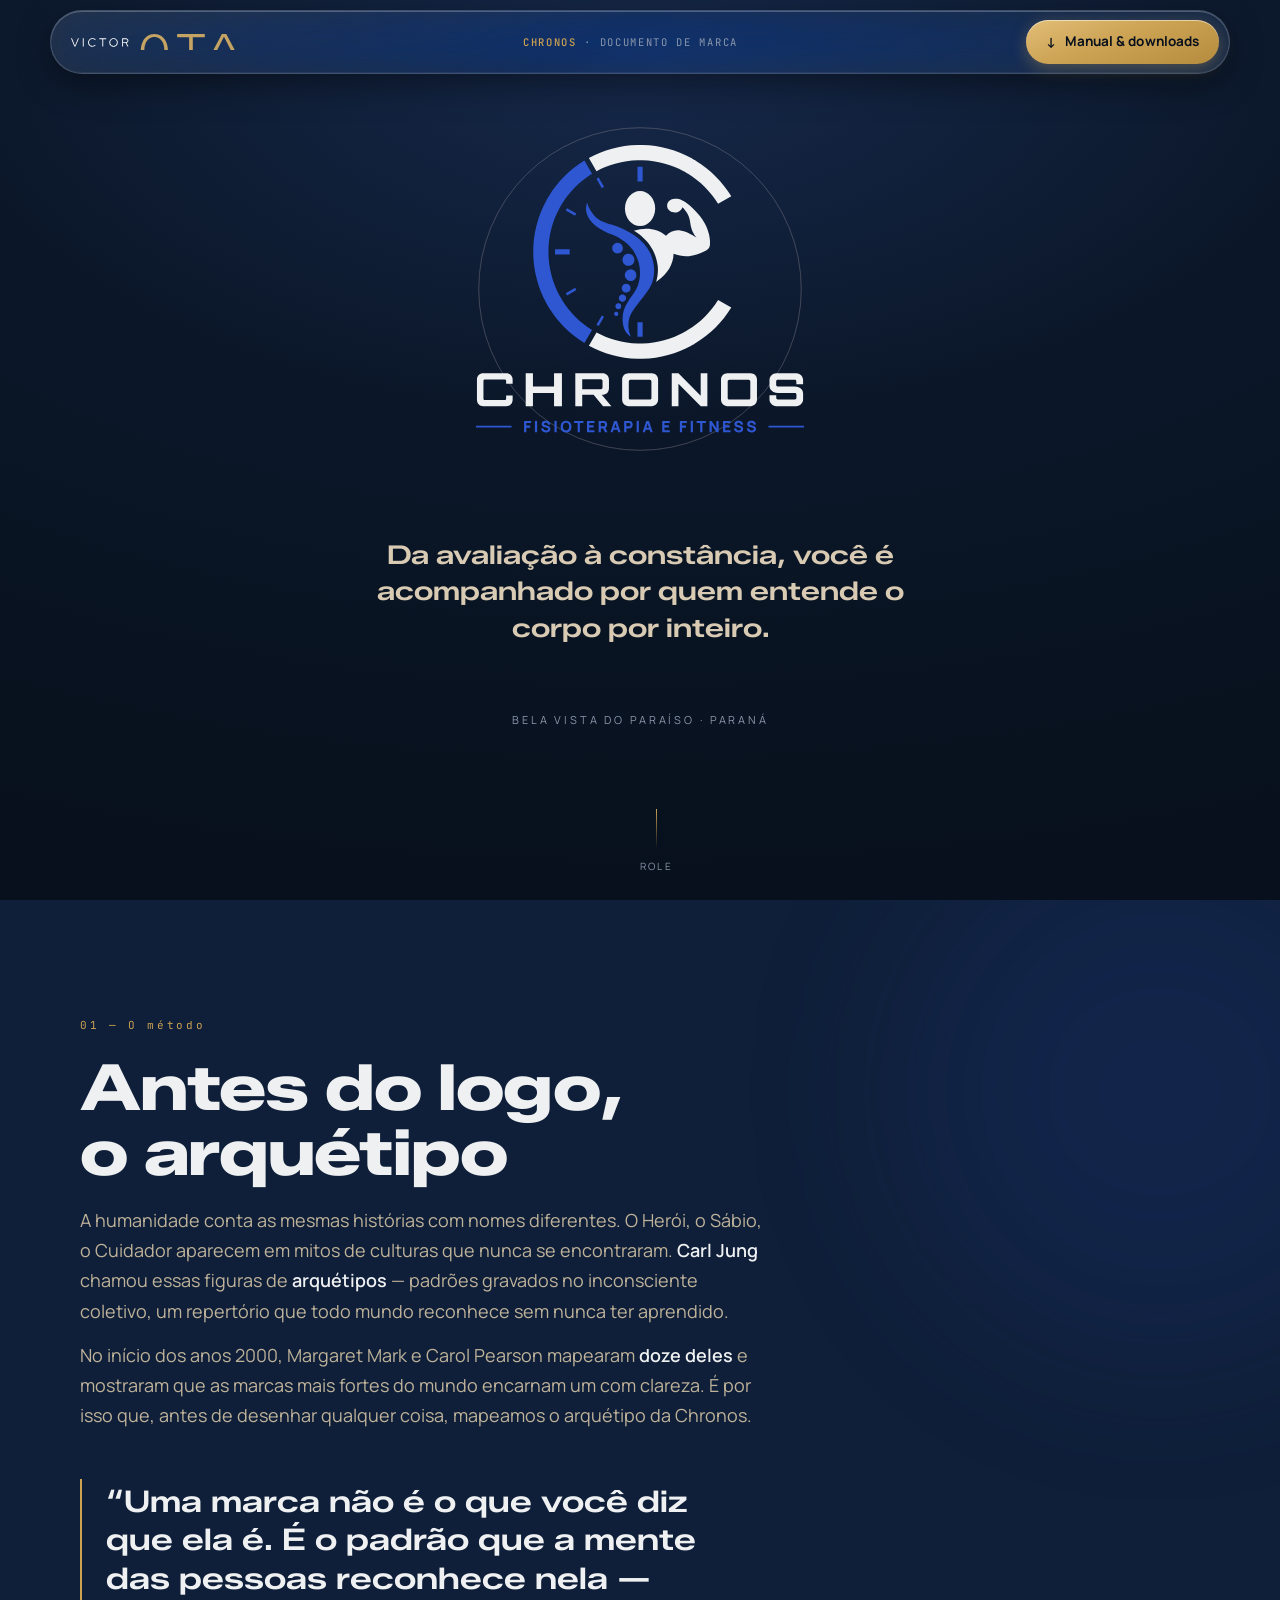
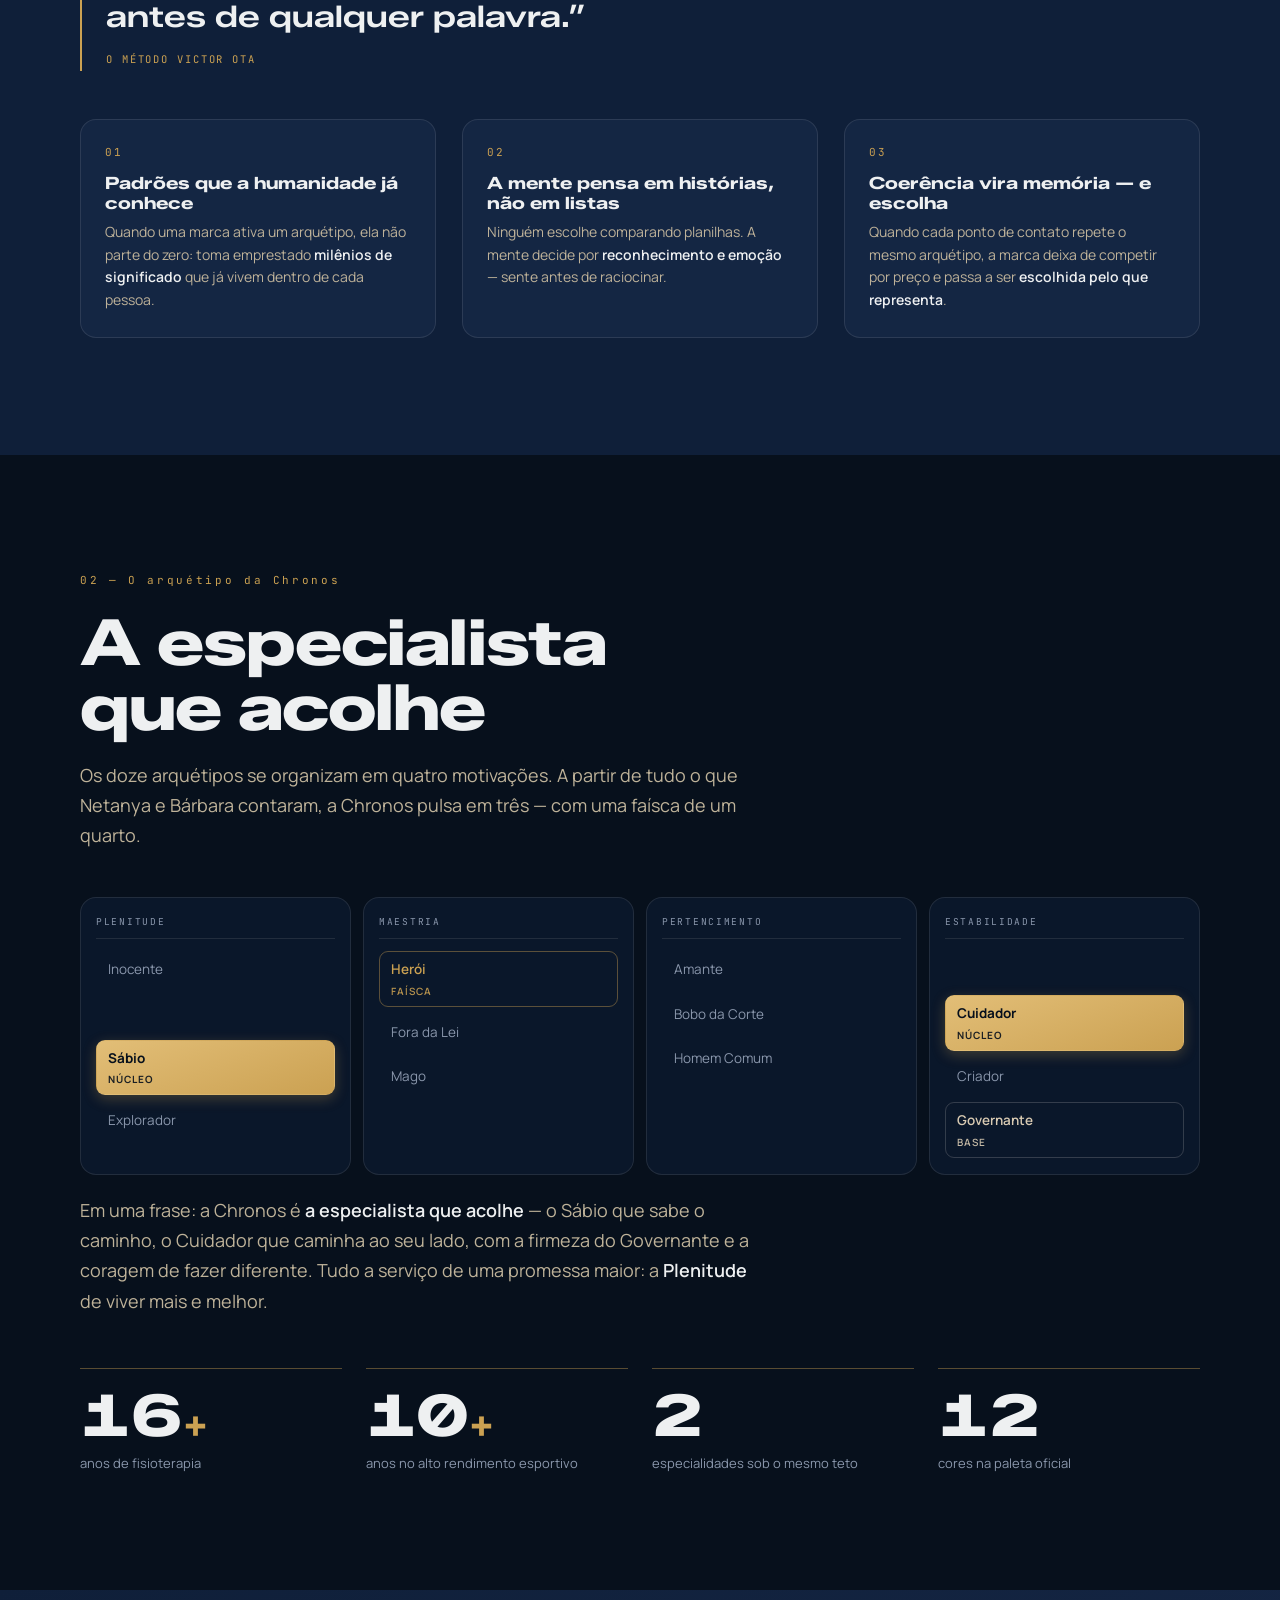
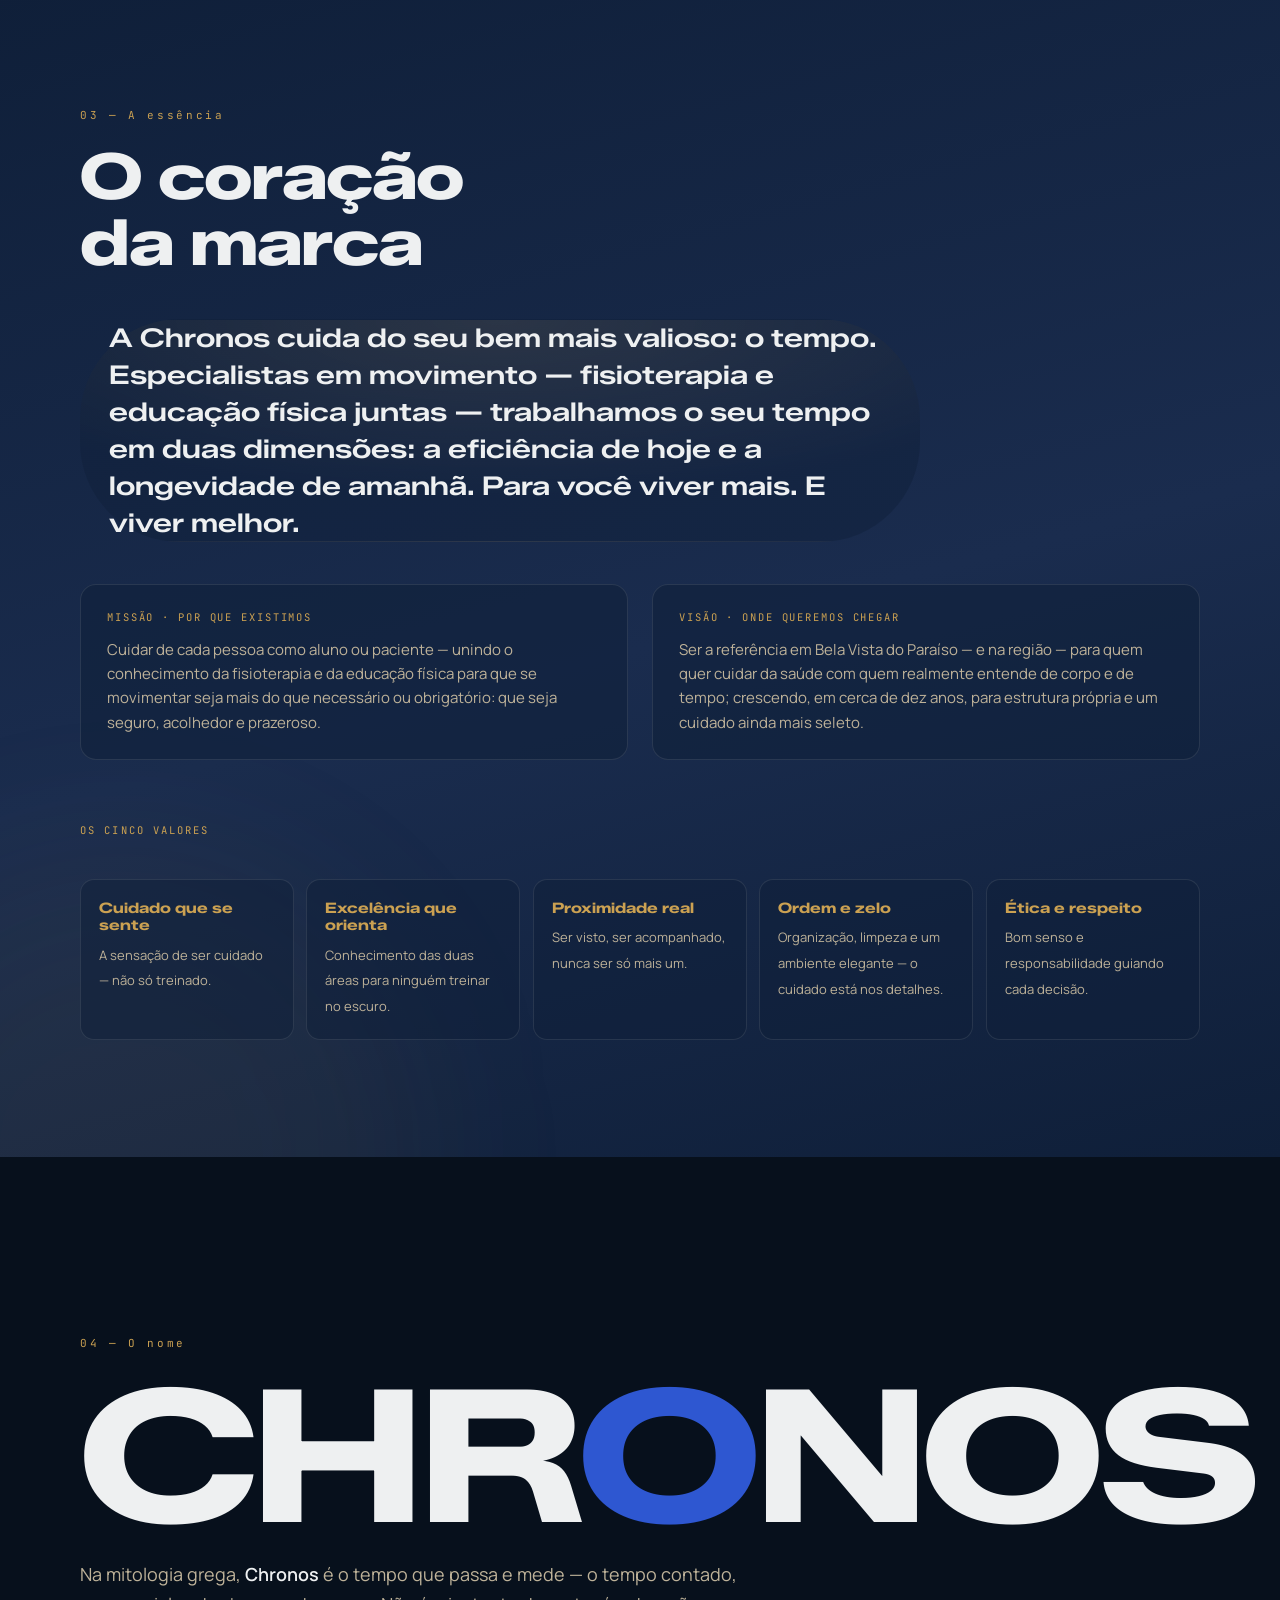
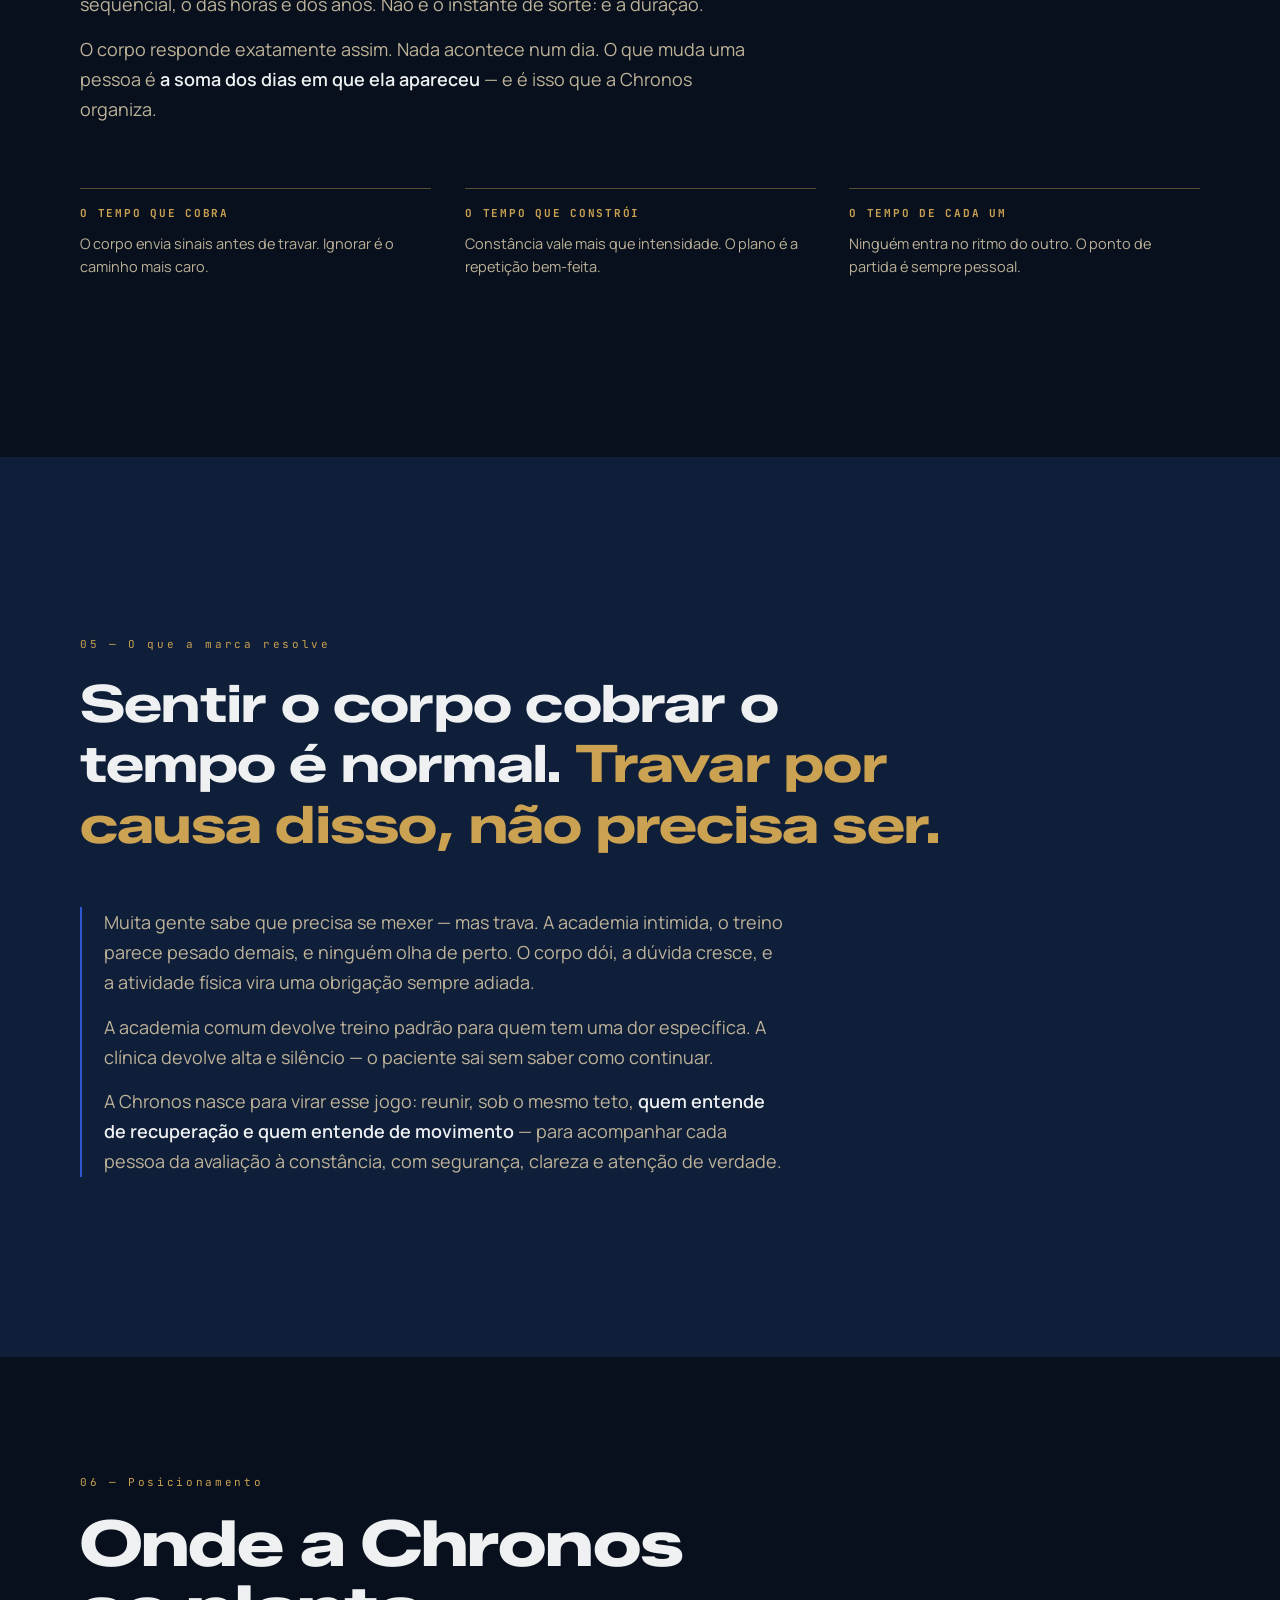
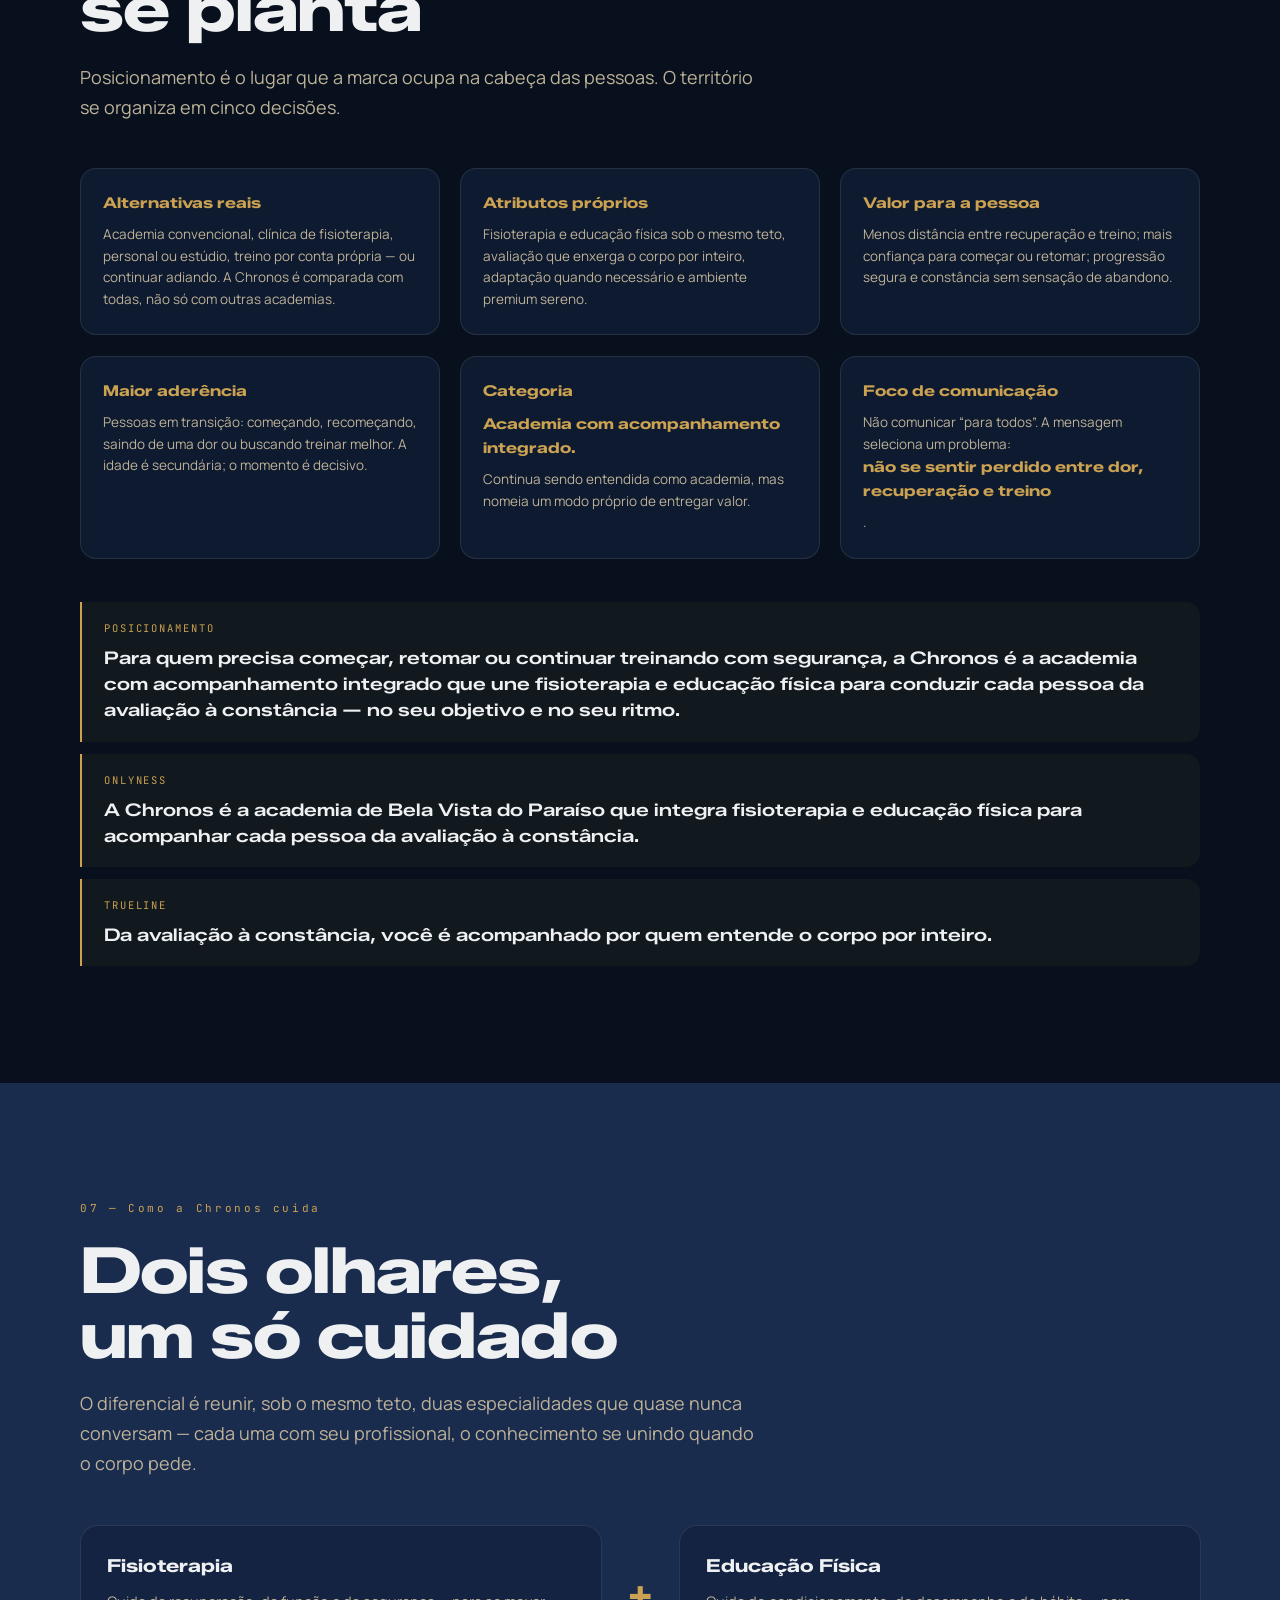
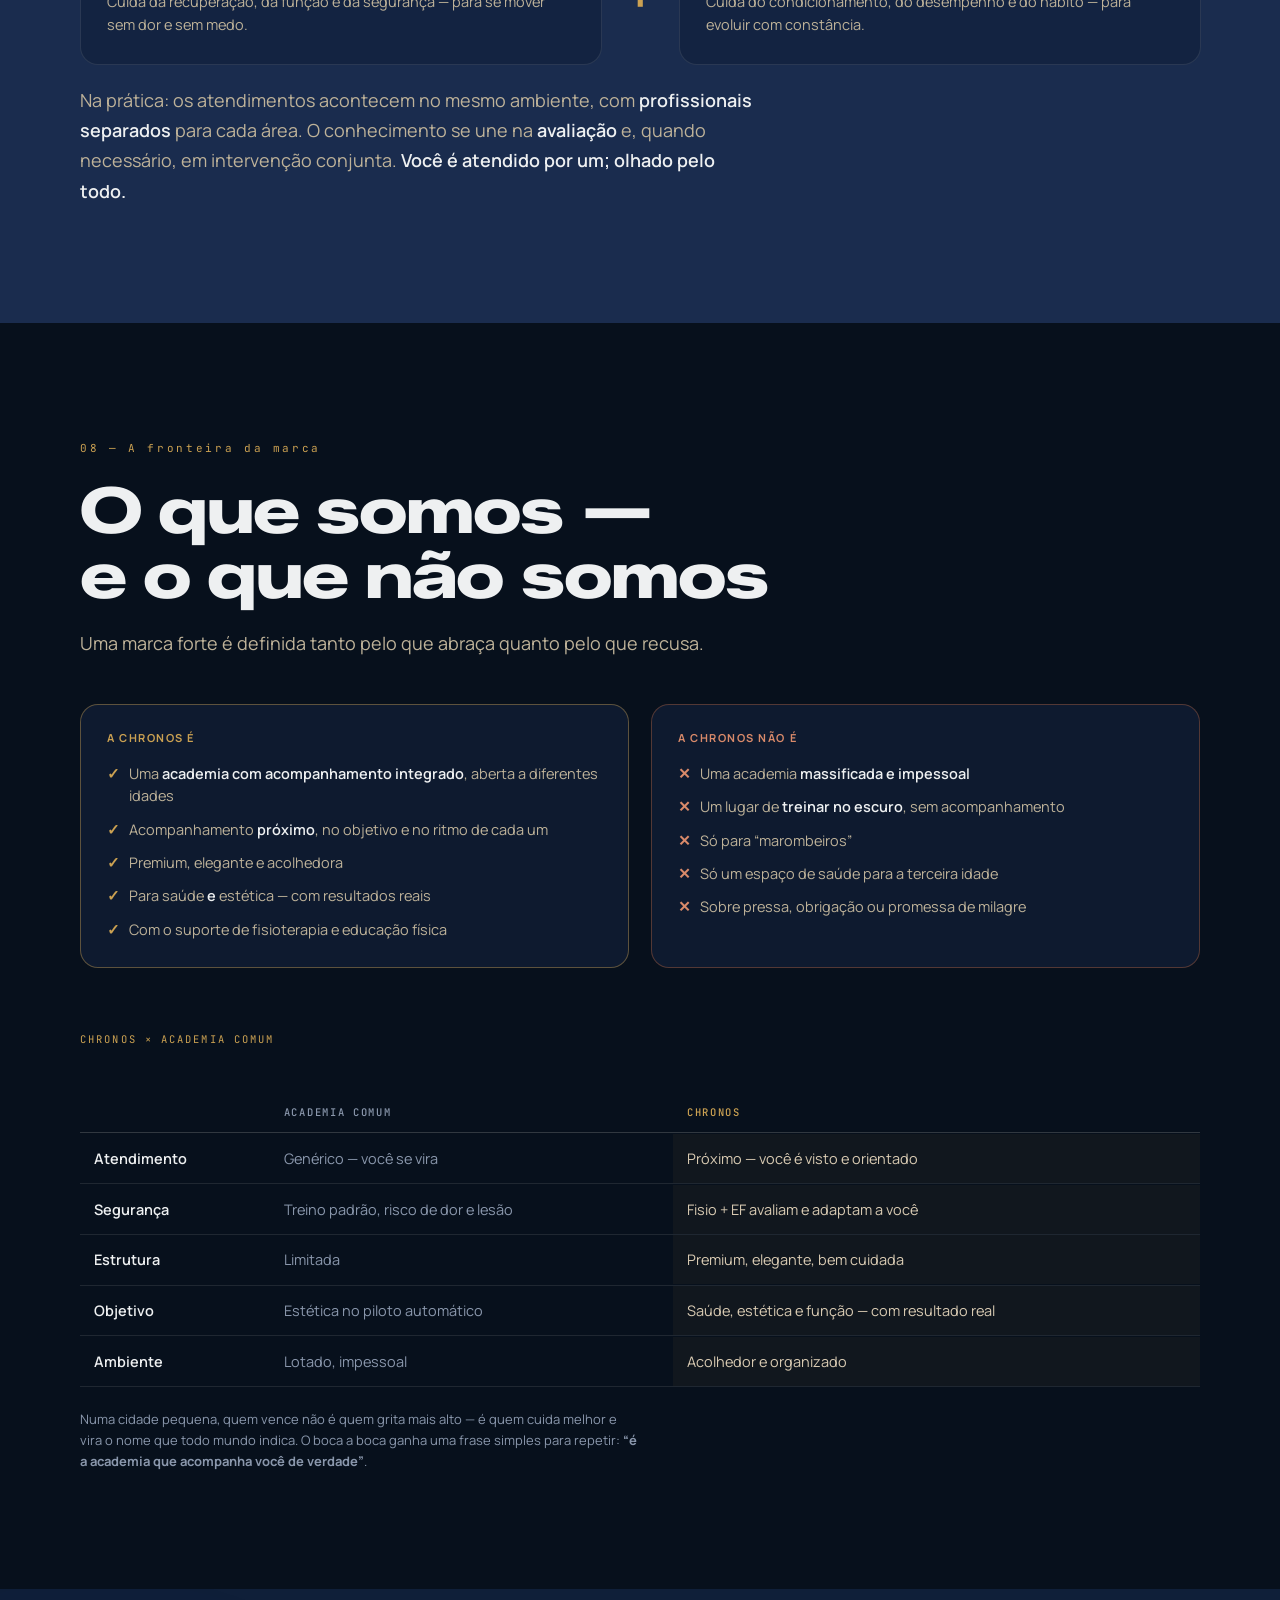
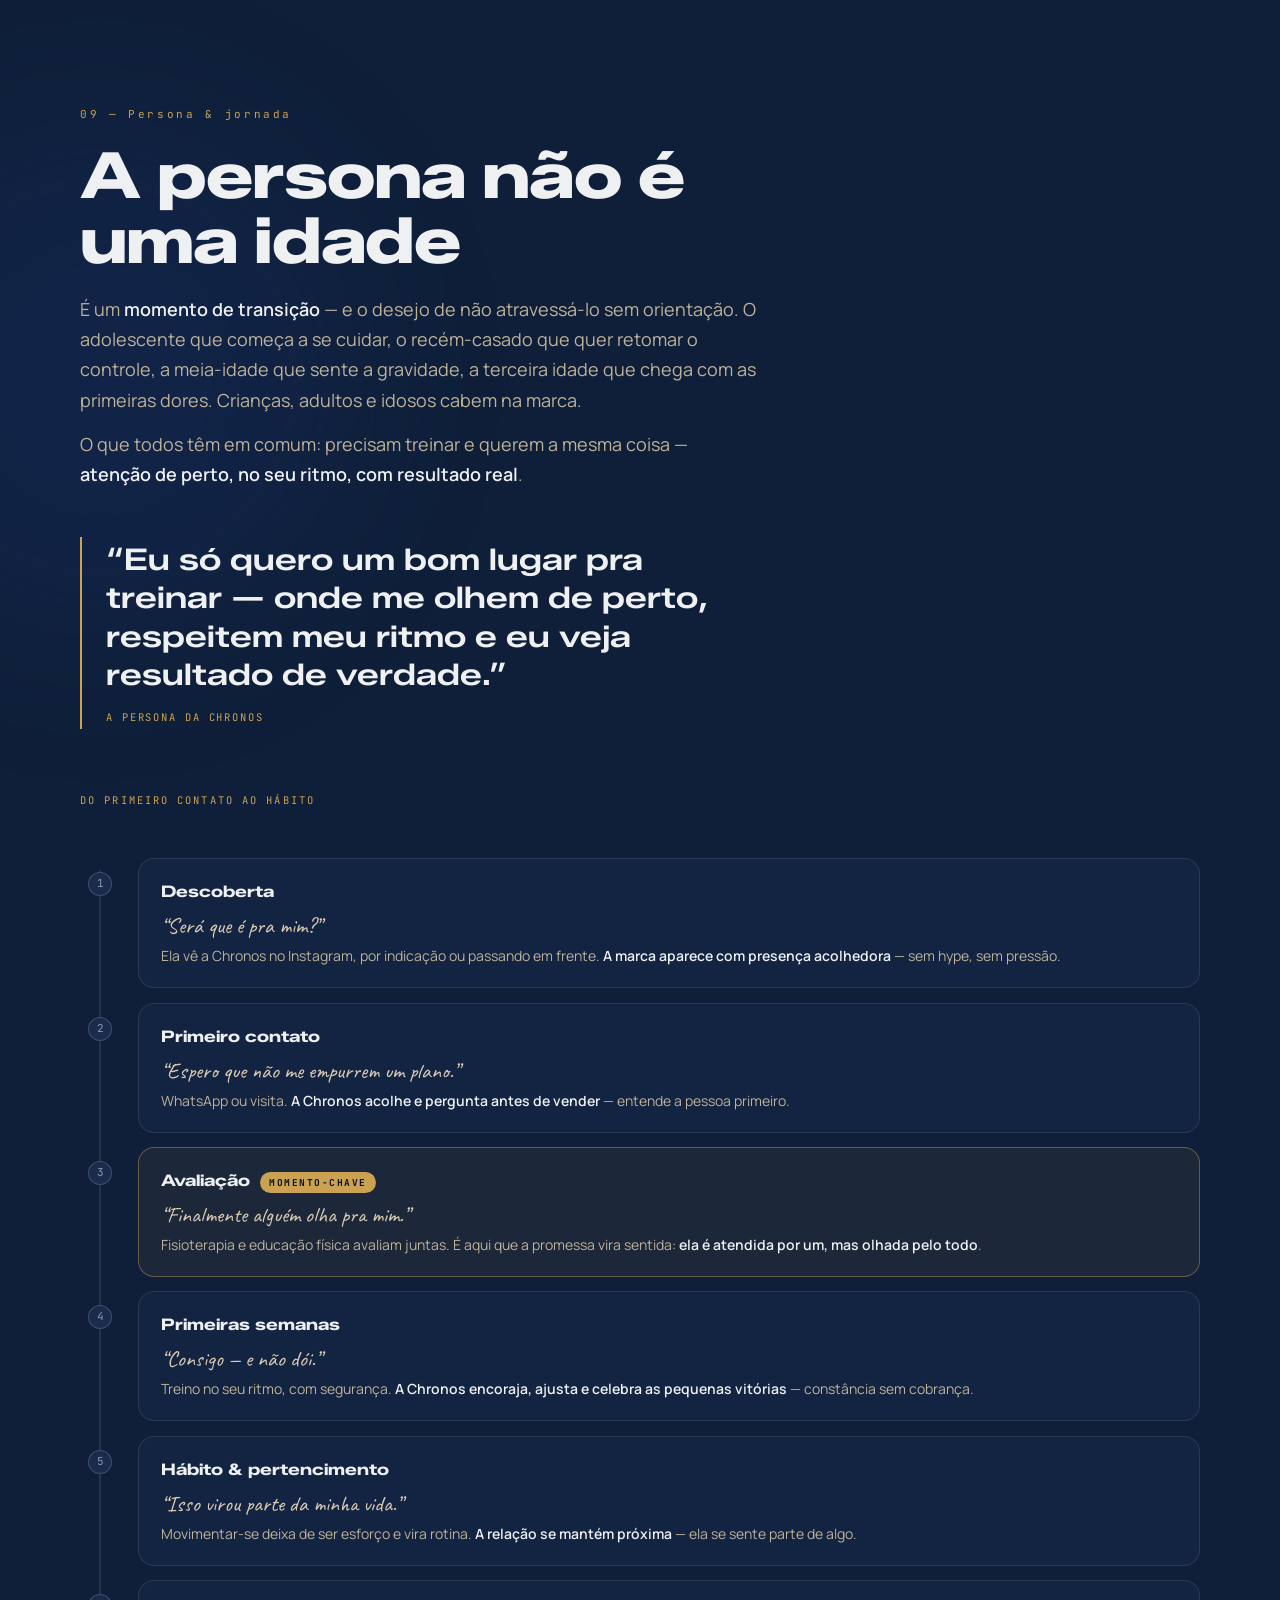
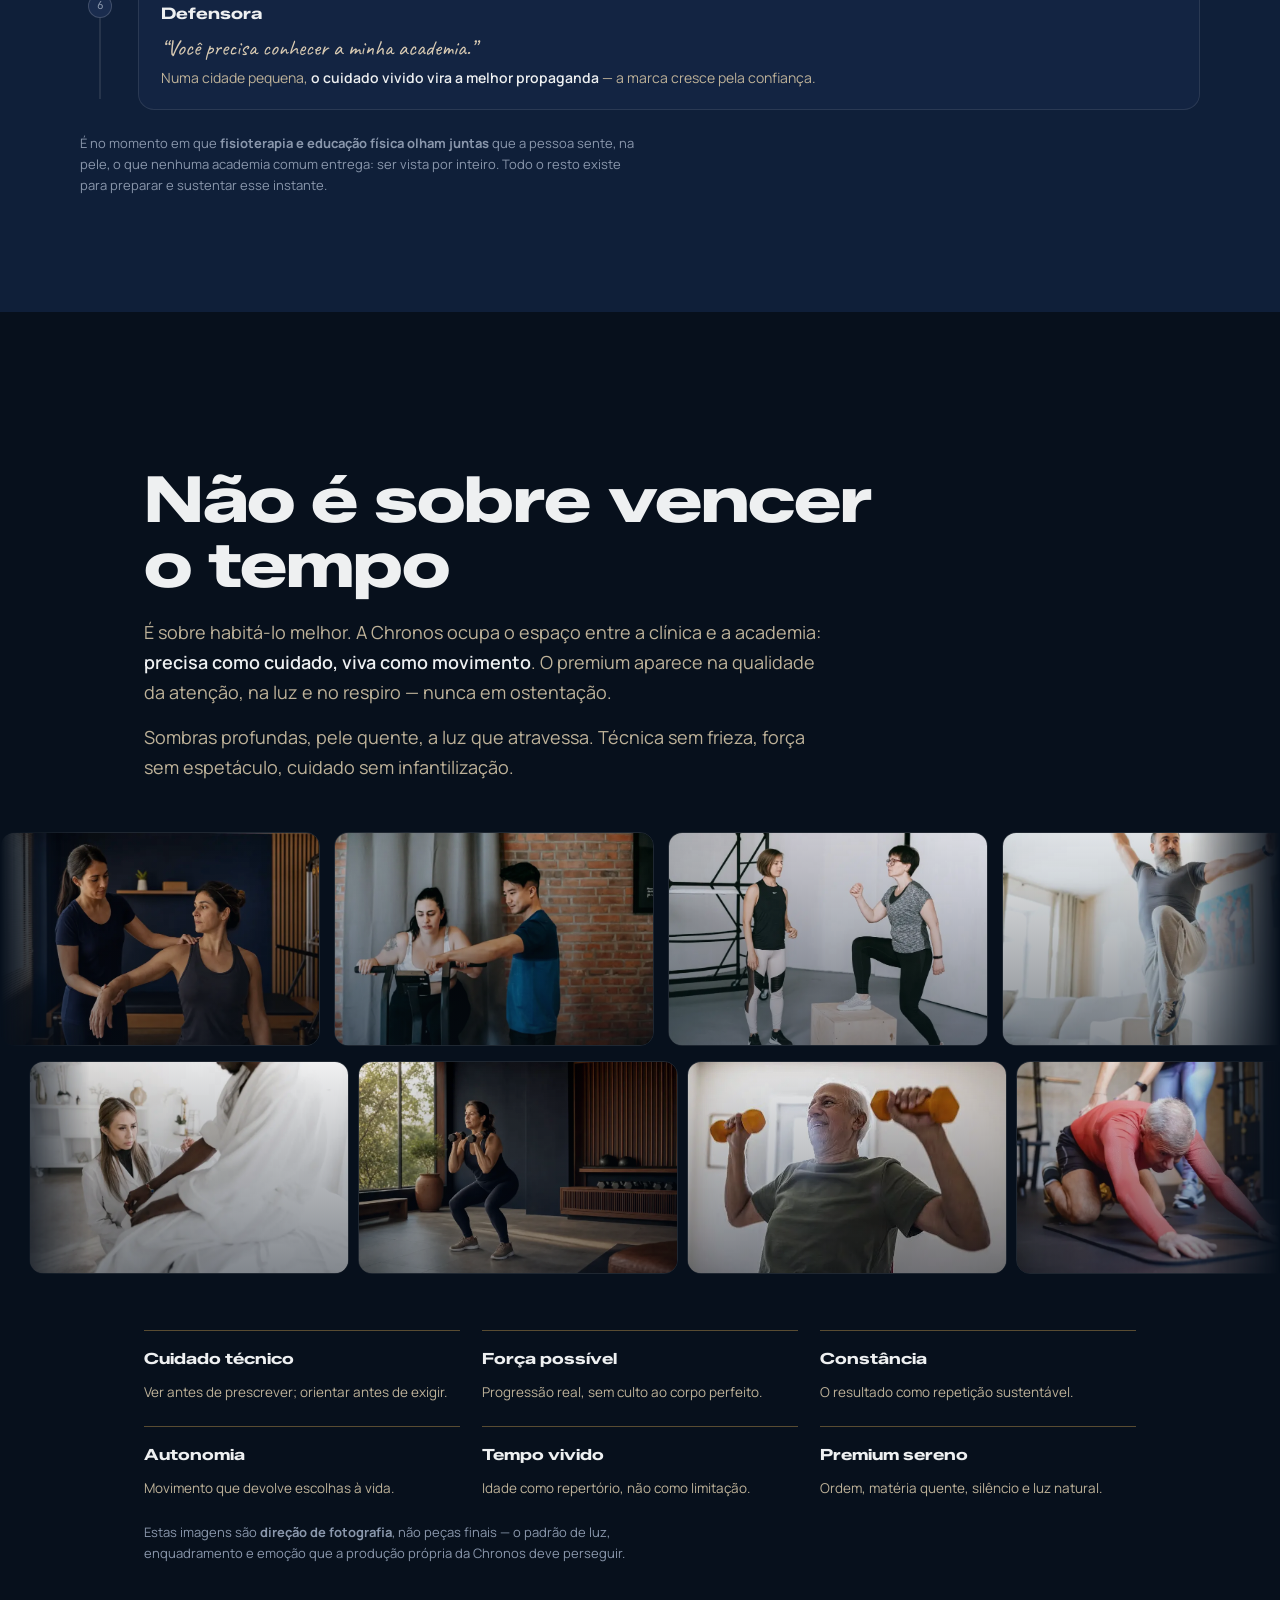
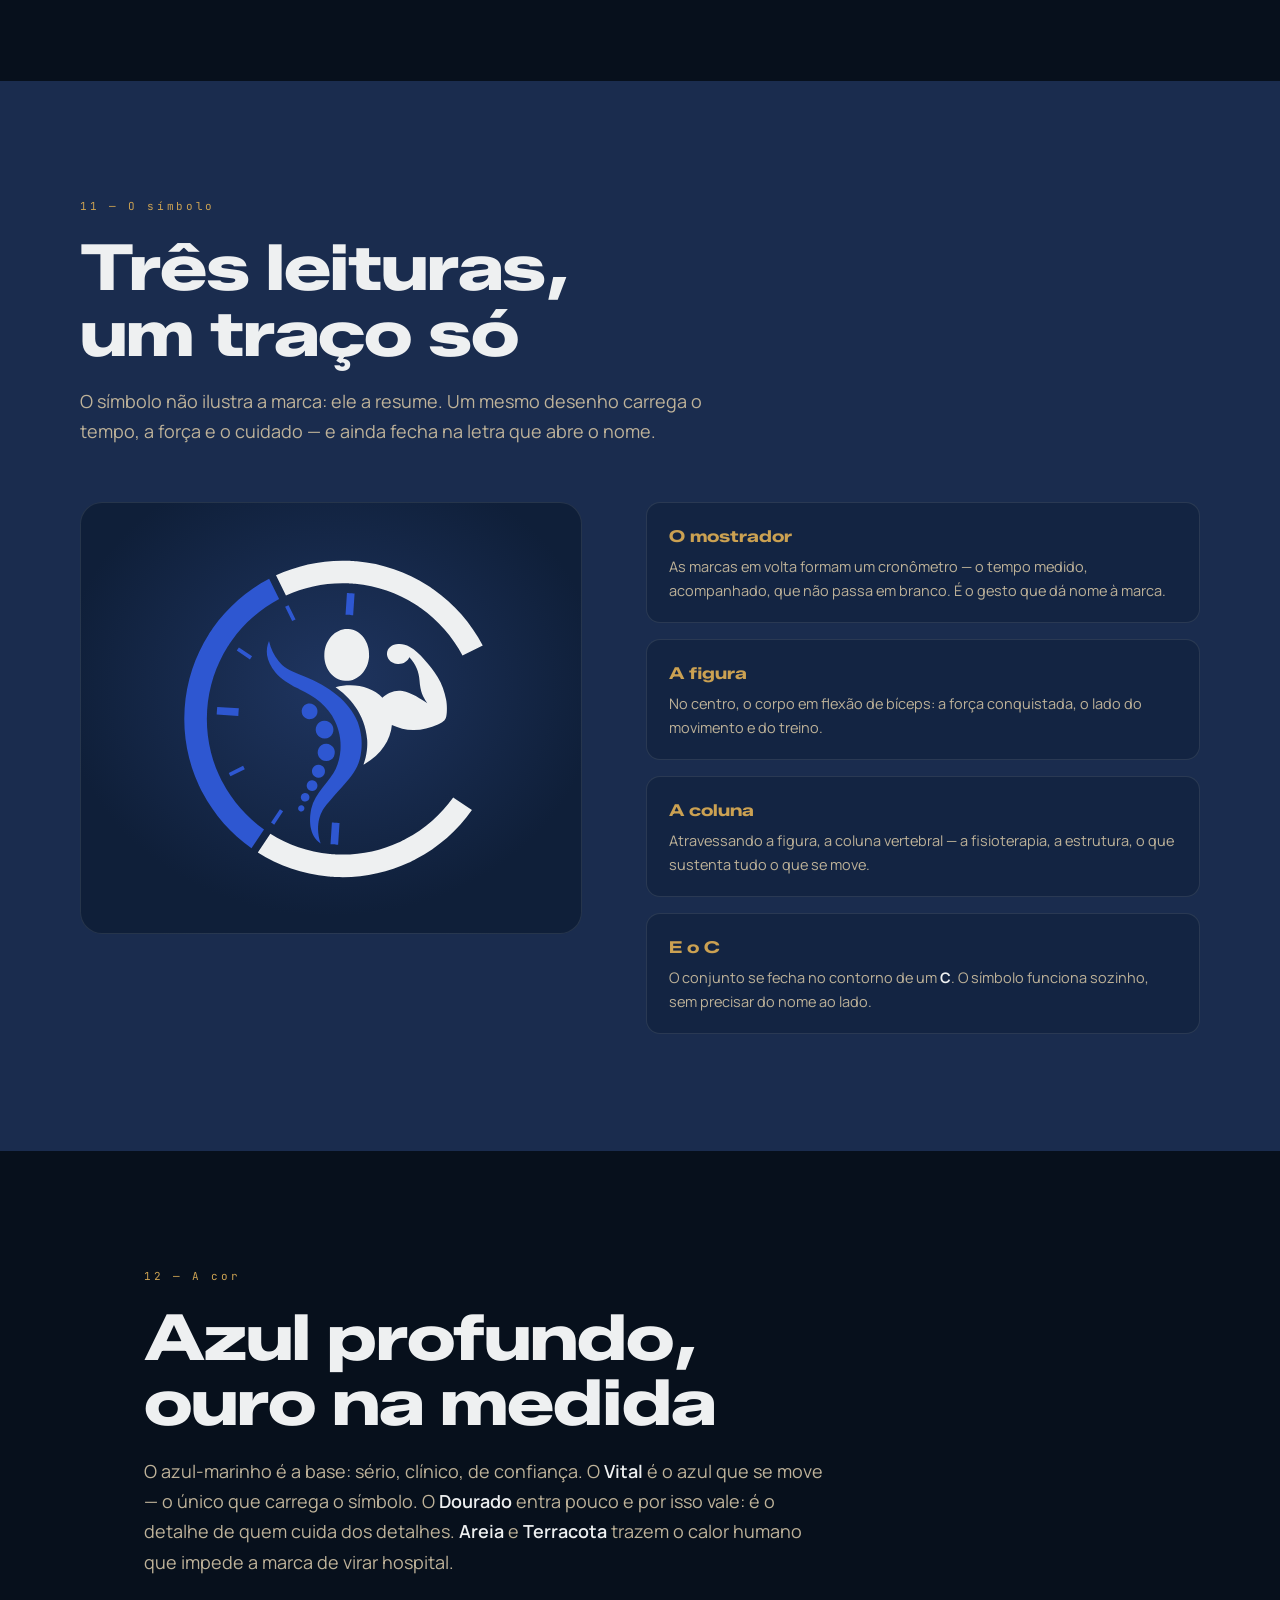
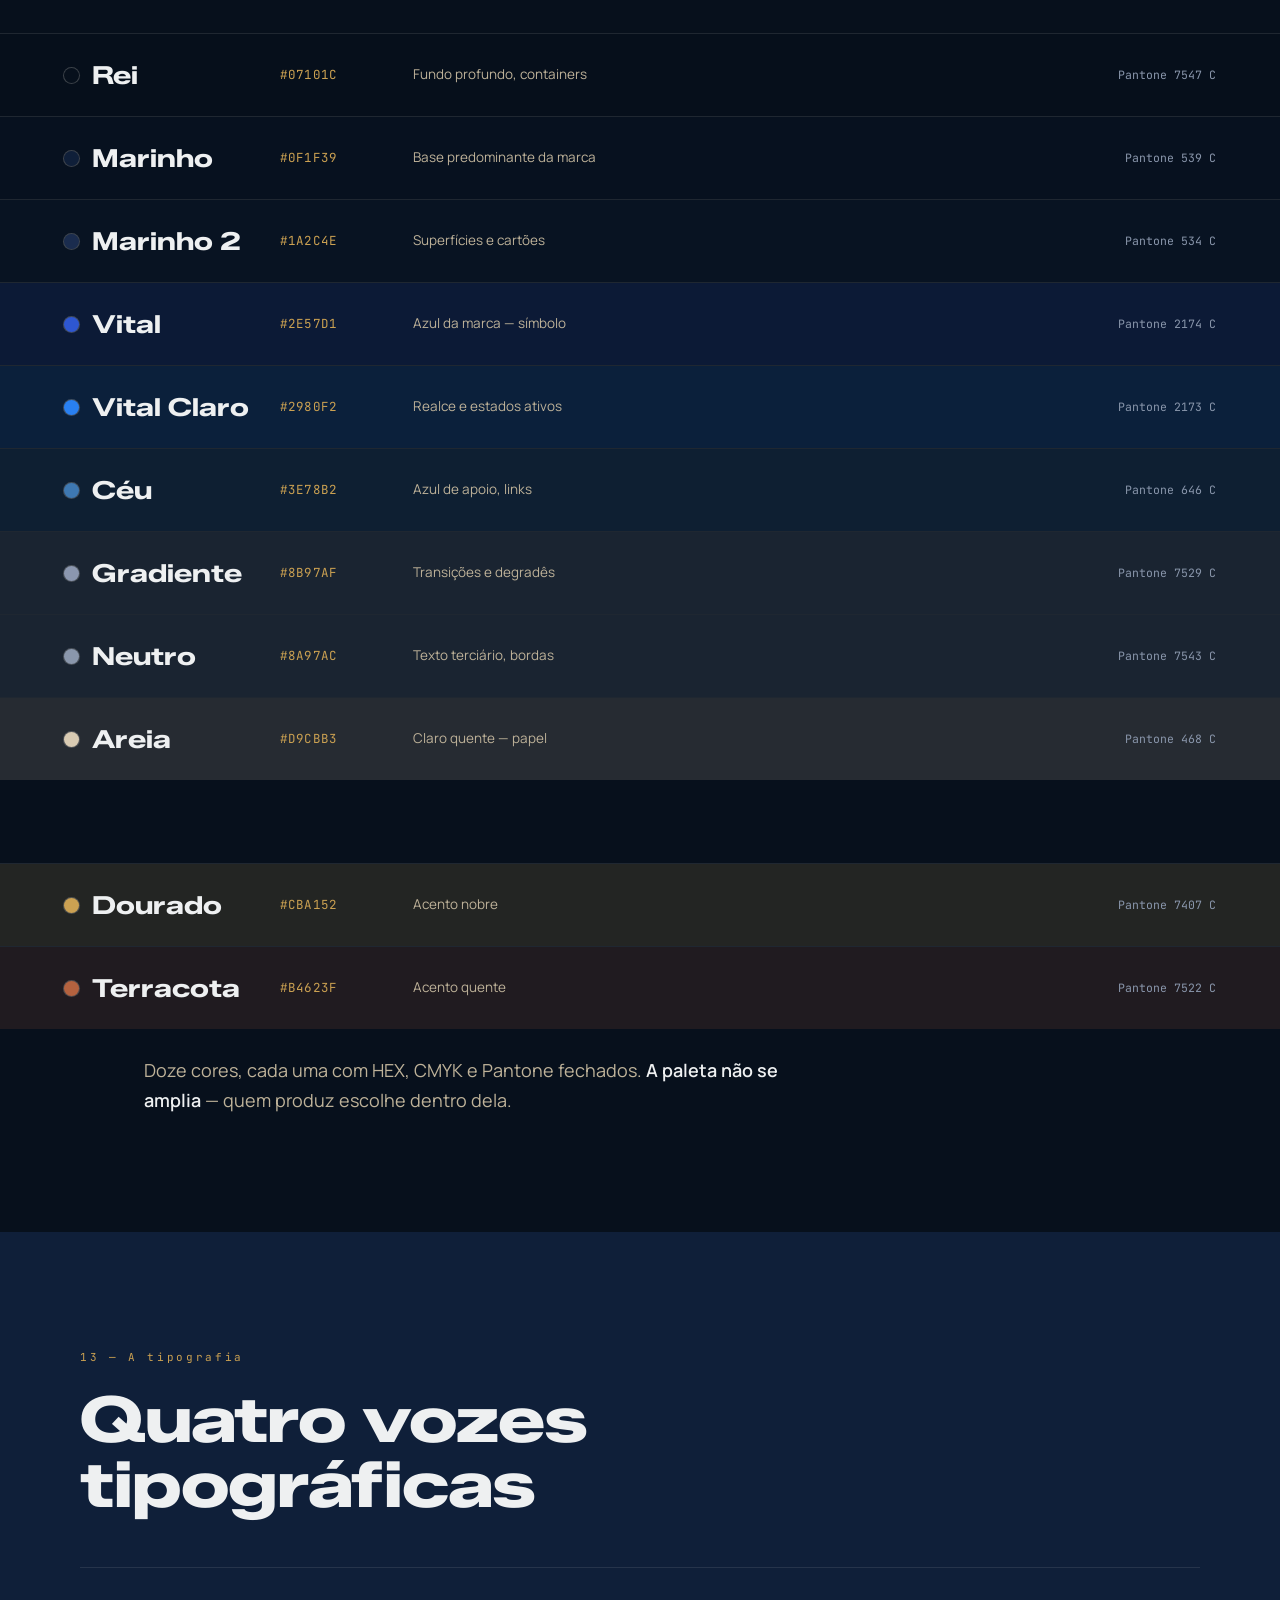
<file: index.html>
<!DOCTYPE html>
<html lang="pt-BR">
<head>
<meta charset="UTF-8">
<meta name="viewport" content="width=device-width, initial-scale=1.0">
<title>ArchBrand · Victor Ota</title>
<meta name="description" content="Branding de Victor Ota — método autoral ArchBrand.">
<meta name="theme-color" content="#0F0F10">
<meta name="robots" content="noindex">
<link rel="canonical" href="chronos/">
<meta http-equiv="refresh" content="0; url=chronos/">
<link rel="icon" href="data:image/svg+xml,%3Csvg%20xmlns='http://www.w3.org/2000/svg'%20viewBox='0%200%2032%2032'%3E%3Crect%20width='32'%20height='32'%20rx='7'%20fill='%230F0F10'/%3E%3Ctext%20x='16'%20y='23'%20font-size='19'%20font-weight='700'%20font-family='sans-serif'%20fill='%23C3A262'%20text-anchor='middle'%3EO%3C/text%3E%3C/svg%3E">
<link rel="preconnect" href="https://fonts.googleapis.com">
<link rel="preconnect" href="https://fonts.gstatic.com" crossorigin>
<link href="https://fonts.googleapis.com/css2?family=Red+Hat+Display:wght@300;400;600;700&family=Syne:wght@800&display=swap" rel="stylesheet">
<style>
:root{
  --bg:#0F0F10; --gold:#C3A262; --gold-deep:#A5854A;
  --ink:#F7F4E8; --ink-2:#DAC5A5; --ink-3:#8C877D;
  --line:rgba(247,244,232,.10); --line-gold:rgba(195,162,98,.38);
  --display:'Syne',sans-serif; --body:'Red Hat Display',sans-serif;
  --ease:cubic-bezier(.22,1,.36,1);
}
*{margin:0;padding:0;box-sizing:border-box;}
body{min-height:100svh;display:grid;place-items:center;padding:32px 22px;
  background:radial-gradient(120% 90% at 50% 0%,#1B1B1D 0%,#0F0F10 62%);
  color:var(--ink);font-family:var(--body);font-weight:300;line-height:1.6;
  -webkit-font-smoothing:antialiased;text-align:center;}
.card{max-width:520px;animation:up .8s var(--ease) both;}
@keyframes up{from{opacity:0;transform:translateY(18px);}to{opacity:1;transform:none;}}
.eyebrow{display:inline-flex;align-items:center;gap:9px;font-size:11px;letter-spacing:.24em;
  text-transform:uppercase;color:var(--gold);border:1px solid var(--line-gold);border-radius:100px;
  padding:7px 17px;margin-bottom:28px;}
.eyebrow .dot{width:6px;height:6px;border-radius:50%;background:var(--gold);}
h1{font-family:var(--display);font-weight:800;font-size:clamp(30px,7vw,52px);line-height:1.02;
  letter-spacing:-.02em;}
p{margin-top:16px;font-size:15.5px;color:var(--ink-2);}
.go{display:inline-flex;align-items:center;gap:10px;min-height:52px;margin-top:32px;padding:0 28px;
  border-radius:100px;background:var(--gold);color:var(--bg);font-weight:700;font-size:14.5px;
  text-decoration:none;transition:background .2s var(--ease),transform .2s var(--ease);}
.go:hover{background:var(--gold-deep);transform:translateY(-1px);}
.alt{margin-top:26px;padding-top:22px;border-top:1px solid var(--line);font-size:13px;color:var(--ink-3);}
.alt a{color:var(--ink-2);text-underline-offset:3px;}
.alt a:hover{color:var(--gold);}
:focus-visible{outline:2px solid var(--gold);outline-offset:4px;}
</style>
</head>
<body>

<main class="card">
  <span class="eyebrow"><span class="dot"></span>Victor Ota · branding</span>
  <h1>Chronos</h1>
  <p>Redirecionando para o documento de marca da Chronos. Se nada acontecer, siga pelo botão abaixo.</p>
  <a class="go" href="chronos/">Ir para a Chronos <span aria-hidden="true">→</span></a>
  <p class="alt">Procurando o <a href="briefing.html">briefing de marca por arquétipos</a>?</p>
</main>

<script>location.replace('chronos/');</script>
</body>
</html>
</file>
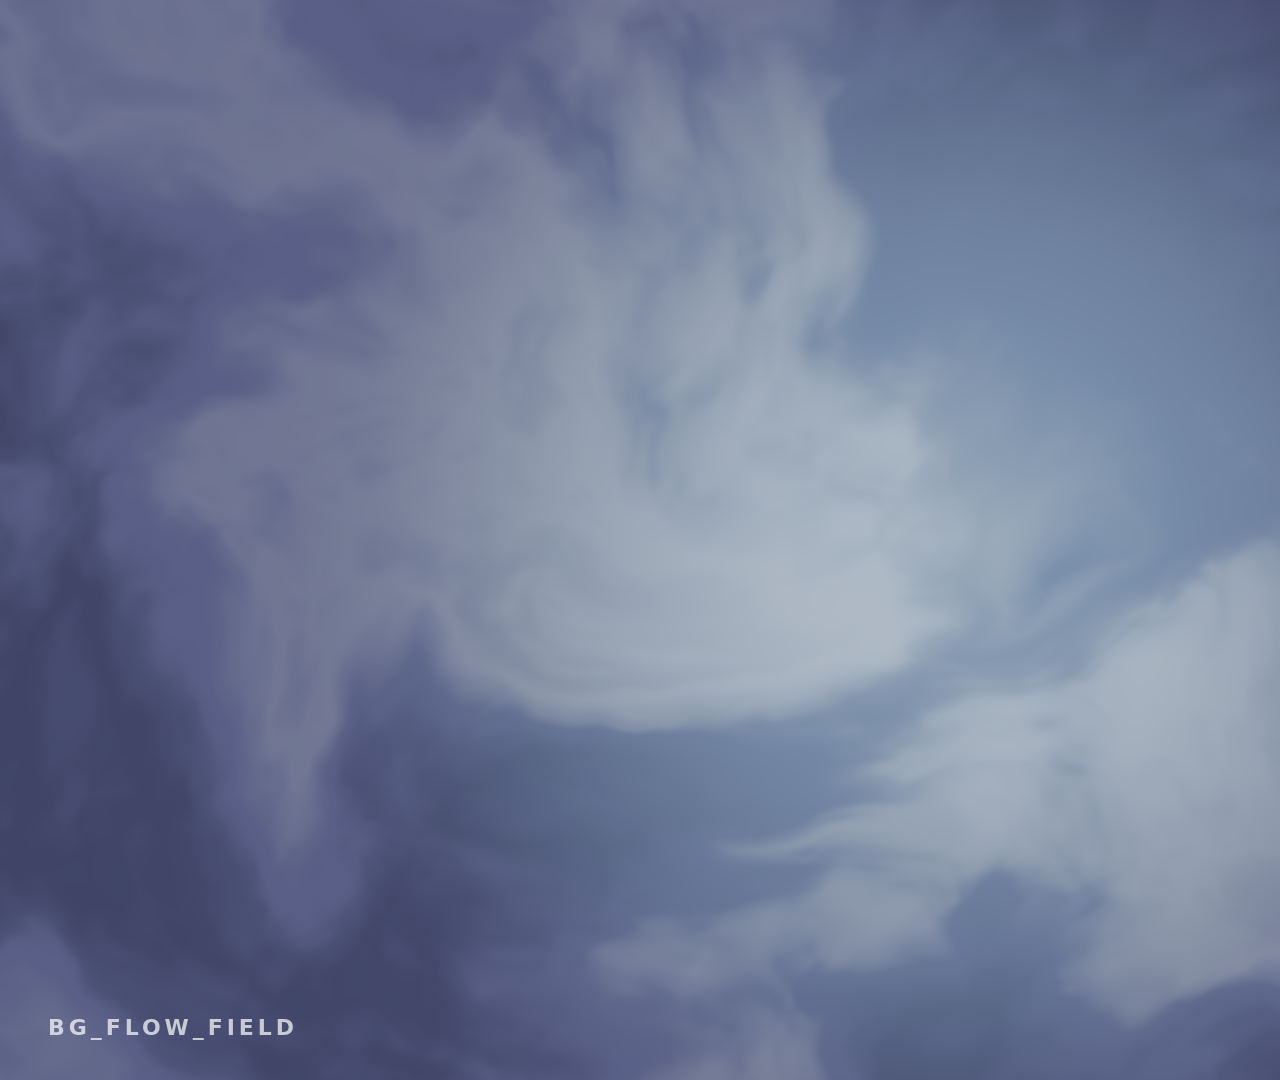
<file: .agents/skills/music-to-video/references/motion-primitives/bg-flow-field/index.html>
<!doctype html>
<html
  lang="en"
  data-composition-variables='[
    {"id":"bgColor",    "type":"color",  "label":"Page background",       "default":"#050507"},
    {"id":"colorLow",   "type":"color",  "label":"Flow — shadow tone",    "default":"#0a1430"},
    {"id":"colorMid",   "type":"color",  "label":"Flow — mid tone",       "default":"#6a6f9e"},
    {"id":"colorHigh",  "type":"color",  "label":"Flow — highlight tone", "default":"#e8f0ff"},
    {"id":"accentColor","type":"color",  "label":"Core / glow accent",    "default":"#aee4ff"},
    {"id":"flowSpeed",  "type":"number", "label":"Flow speed", "default":1, "min":0.1, "max":3, "step":0.1}
  ]'
>
  <head>
    <meta charset="UTF-8" />
    <meta name="viewport" content="width=1920, height=1080" />
    <title>bg_flow_field</title>
    <script src="../assets/gsap.min.js"></script>
    <style>
      :root {
        --hg-violet: #7c3aed;
        --hg-violet-2: #a855f7;
        --hg-bg: #050507;
        --hg-fg: #f5f5fa;
        --hg-dim: #6b6b78;
      }
      * {
        margin: 0;
        padding: 0;
        box-sizing: border-box;
      }
      html,
      body {
        margin: 0;
        width: 1920px;
        height: 1080px;
        overflow: hidden;
        background: var(--hg-bg);
        font-family: "Inter", system-ui, sans-serif;
        color: var(--hg-fg);
        -webkit-font-smoothing: antialiased;
      }
      #scene {
        position: absolute;
        inset: 0;
        width: 1920px;
        height: 1080px;
      }
      .field {
        position: absolute;
        inset: 0;
        width: 1920px;
        height: 1080px;
        display: block;
      }
      .label {
        position: absolute;
        left: 48px;
        bottom: 40px;
        font-size: 22px;
        font-weight: 600;
        letter-spacing: 0.18em;
        text-transform: uppercase;
        color: rgba(255, 255, 255, 0.7);
        mix-blend-mode: screen;
        pointer-events: none;
      }
    </style>
  </head>
  <body>
    <div
      id="root"
      data-composition-id="main"
      data-start="0"
      data-duration="4"
      data-width="1920"
      data-height="1080"
    >
      <div id="scene" class="clip" data-start="0" data-duration="4" data-track-index="1">
        <canvas class="field" width="1920" height="1080"></canvas>
        <div class="label">bg_flow_field</div>
      </div>
    </div>
    <script>
      window.__timelines = window.__timelines || {};
      const tl = gsap.timeline({ paused: true });

      // ── Variables (palette + speed); falls back to defaults standalone ──
      const defaults = {
        bgColor: "#050507",
        colorLow: "#0a1430",
        colorMid: "#6a6f9e",
        colorHigh: "#e8f0ff",
        accentColor: "#aee4ff",
        flowSpeed: 1,
      };
      const vars = Object.assign(
        {},
        defaults,
        window.__hyperframes && window.__hyperframes.getVariables
          ? window.__hyperframes.getVariables()
          : {},
      );

      // sRGB hex -> linear-light [r,g,b] (shader works in linear, gamma-encodes at end)
      function hexLin(hex) {
        let h = String(hex).replace("#", "").trim();
        if (h.length === 3) h = h[0] + h[0] + h[1] + h[1] + h[2] + h[2];
        const r = parseInt(h.substr(0, 2), 16) / 255;
        const g = parseInt(h.substr(2, 2), 16) / 255;
        const b = parseInt(h.substr(4, 2), 16) / 255;
        const lin = (c) => Math.pow(c, 2.2);
        return [lin(r), lin(g), lin(b)];
      }

      const canvas = document.querySelector(".field");
      const gl = canvas.getContext("webgl", {
        antialias: false,
        alpha: false,
        preserveDrawingBuffer: true,
      });

      const VERT = [
        "attribute vec2 position;",
        "varying vec2 vUv;",
        "void main(){",
        "  vUv = position * 0.5 + 0.5;",
        "  gl_Position = vec4(position, 0.0, 1.0);",
        "}",
      ].join("\n");

      // Curl-noise flow field — ported verbatim from the held-message-living-field
      // template's "living field" background. All visible state comes from uniforms.
      const FRAG = [
        "precision highp float;",
        "varying vec2 vUv;",
        "uniform float uTime;",
        "uniform float uPhase;",
        "uniform float uReveal;",
        "uniform float uChromAb;",
        "uniform float uVignette;",
        "uniform float uIntensity;",
        "uniform float uSpeed;",
        "uniform vec2  uResolution;",
        "uniform vec3  uColLow;",
        "uniform vec3  uColMid;",
        "uniform vec3  uColHigh;",
        "uniform vec3  uAccent;",
        "float hash21(vec2 p){",
        "  p = fract(p * vec2(123.34, 456.21));",
        "  p += dot(p, p + 45.32);",
        "  return fract(p.x * p.y);",
        "}",
        "float noise2(vec2 p){",
        "  vec2 i = floor(p);",
        "  vec2 f = fract(p);",
        "  vec2 u = f * f * (3.0 - 2.0 * f);",
        "  float a = hash21(i);",
        "  float b = hash21(i + vec2(1.0, 0.0));",
        "  float c = hash21(i + vec2(0.0, 1.0));",
        "  float d = hash21(i + vec2(1.0, 1.0));",
        "  return mix(mix(a,b,u.x), mix(c,d,u.x), u.y);",
        "}",
        "float fbm(vec2 p){",
        "  float v = 0.0;",
        "  float a = 0.5;",
        "  for(int i=0;i<5;i++){",
        "    v += a * noise2(p);",
        "    p *= 2.02;",
        "    a *= 0.5;",
        "  }",
        "  return v;",
        "}",
        "vec2 curl(vec2 p, float t){",
        "  float e = 0.6;",
        "  float n1 = fbm(p + vec2(0.0,  e) + t*0.18);",
        "  float n2 = fbm(p + vec2(0.0, -e) + t*0.18);",
        "  float n3 = fbm(p + vec2( e, 0.0) + t*0.18);",
        "  float n4 = fbm(p + vec2(-e, 0.0) + t*0.18);",
        "  return vec2(n1 - n2, -(n3 - n4));",
        "}",
        "vec3 palette(float t){",
        "  t = clamp(t, 0.0, 1.0);",
        "  vec3 lowMid = mix(uColLow, uColMid, smoothstep(0.0, 0.5, t));",
        "  return mix(lowMid, uColHigh, smoothstep(0.5, 1.0, t));",
        "}",
        "vec3 sampleField(vec2 uv, float t, float energy){",
        "  vec2 p = (uv - 0.5) * vec2(uResolution.x/uResolution.y, 1.0) * 2.4;",
        "  vec2 c = curl(p * 0.9, t);",
        "  vec2 q = p + c * (0.45 + 0.55 * energy);",
        "  float flow = fbm(q * 1.6 + vec2(t * 0.11, -t * 0.07));",
        "  float bands = sin(flow * 14.0 + t * 1.1);",
        "  bands = smoothstep(0.0, 1.0, 0.5 + 0.5 * bands);",
        "  float r = length(p);",
        "  float core = smoothstep(1.5, 0.05, r) * (0.6 + 0.4 * energy);",
        "  float glow = exp(-r * 1.6) * (0.55 + 0.45 * energy);",
        "  float k = clamp(flow * 0.85 + 0.15 * bands + 0.25 * core + 0.6 * glow, 0.0, 1.4);",
        "  vec3 col = palette(k * 0.9 + 0.1 * sin(t * 0.4));",
        "  col *= 0.7 + 0.6 * energy;",
        "  col += uAccent * core * 0.55;",
        "  return col;",
        "}",
        "void main(){",
        "  vec2 uv = vUv;",
        "  float t = uTime * uSpeed;",
        "  float e = uIntensity;",
        "  vec2 dir = normalize(uv - 0.5 + 1e-6);",
        "  float ca = uChromAb * (0.004 + 0.012 * length(uv - 0.5));",
        "  vec3 cR = sampleField(uv + dir * ca, t, e);",
        "  vec3 cG = sampleField(uv,            t, e);",
        "  vec3 cB = sampleField(uv - dir * ca, t, e);",
        "  vec3 col = vec3(cR.r, cG.g, cB.b);",
        "  float lum = dot(col, vec3(0.299, 0.587, 0.114));",
        "  col = mix(vec3(lum), col, 1.05);",
        "  float rev = uReveal;",
        "  float sweep = smoothstep(0.0, 0.6, rev) * (1.0 - smoothstep(0.6, 1.0, rev));",
        "  col += uColHigh * sweep * 0.35;",
        "  vec3 phaseTint = mix(vec3(0.85, 0.92, 1.05), vec3(1.05, 0.95, 0.85), uPhase);",
        "  col *= phaseTint;",
        "  float v = length(uv - 0.5);",
        "  col *= 1.0 - smoothstep(0.45, 0.95, v) * uVignette;",
        "  col = col / (col + 1.0);",
        "  col = pow(col, vec3(1.0/2.2));",
        "  gl_FragColor = vec4(col, 1.0);",
        "}",
      ].join("\n");

      function compile(type, src) {
        const s = gl.createShader(type);
        gl.shaderSource(s, src);
        gl.compileShader(s);
        return s;
      }
      const prog = gl.createProgram();
      gl.attachShader(prog, compile(gl.VERTEX_SHADER, VERT));
      gl.attachShader(prog, compile(gl.FRAGMENT_SHADER, FRAG));
      gl.linkProgram(prog);
      gl.useProgram(prog);

      // full-screen triangle
      const buf = gl.createBuffer();
      gl.bindBuffer(gl.ARRAY_BUFFER, buf);
      gl.bufferData(gl.ARRAY_BUFFER, new Float32Array([-1, -1, 3, -1, -1, 3]), gl.STATIC_DRAW);
      const posLoc = gl.getAttribLocation(prog, "position");
      gl.enableVertexAttribArray(posLoc);
      gl.vertexAttribPointer(posLoc, 2, gl.FLOAT, false, 0, 0);
      gl.viewport(0, 0, 1920, 1080);

      const L = (n) => gl.getUniformLocation(prog, n);
      const uLoc = {
        uTime: L("uTime"),
        uPhase: L("uPhase"),
        uReveal: L("uReveal"),
        uChromAb: L("uChromAb"),
        uVignette: L("uVignette"),
        uIntensity: L("uIntensity"),
        uSpeed: L("uSpeed"),
        uResolution: L("uResolution"),
        uColLow: L("uColLow"),
        uColMid: L("uColMid"),
        uColHigh: L("uColHigh"),
        uAccent: L("uAccent"),
      };

      // animated uniform state (GSAP tweens these .value fields)
      const u = {
        uTime: { value: 0 },
        uPhase: { value: 0.1 },
        uReveal: { value: 0 },
        uChromAb: { value: 0 },
        uVignette: { value: 0 },
        uIntensity: { value: 0.3 },
      };
      const speed = Number(vars.flowSpeed) || 1;
      const cLow = hexLin(vars.colorLow);
      const cMid = hexLin(vars.colorMid);
      const cHigh = hexLin(vars.colorHigh);
      const cAcc = hexLin(vars.accentColor);

      function render() {
        gl.uniform1f(uLoc.uTime, u.uTime.value);
        gl.uniform1f(uLoc.uPhase, u.uPhase.value);
        gl.uniform1f(uLoc.uReveal, u.uReveal.value);
        gl.uniform1f(uLoc.uChromAb, u.uChromAb.value);
        gl.uniform1f(uLoc.uVignette, u.uVignette.value);
        gl.uniform1f(uLoc.uIntensity, u.uIntensity.value);
        gl.uniform1f(uLoc.uSpeed, speed);
        gl.uniform2f(uLoc.uResolution, 1920, 1080);
        gl.uniform3fv(uLoc.uColLow, cLow);
        gl.uniform3fv(uLoc.uColMid, cMid);
        gl.uniform3fv(uLoc.uColHigh, cHigh);
        gl.uniform3fv(uLoc.uAccent, cAcc);
        gl.drawArrays(gl.TRIANGLES, 0, 3);
      }
      render(); // initial frame so a seek to 0 / first paint is correct

      // ── Energy-envelope drive (the "living field" breath): all repaint is via
      // onUpdate, so the field is fully determined by the timeline position — no
      // requestAnimationFrame, seek-safe. ──
      tl.eventCallback("onUpdate", render);

      tl.to(u.uTime, { value: 4, duration: 4, ease: "none" }, 0);

      // energy: settle-in → breathe → SURGE → settle dark for the hold
      tl.to(u.uIntensity, { value: 0.6, duration: 1.2, ease: "sine.inOut" }, 0);
      tl.to(u.uIntensity, { value: 1.0, duration: 0.7, ease: "power2.in" }, 1.3);
      tl.to(u.uIntensity, { value: 0.35, duration: 2.0, ease: "power2.out" }, 2.0);

      // chromatic light-leak: light at entry, spikes on the surge, then settles
      tl.fromTo(u.uChromAb, { value: 0 }, { value: 0.4, duration: 1.2, ease: "sine.in" }, 0);
      tl.to(u.uChromAb, { value: 1.4, duration: 0.5, ease: "power3.in" }, 1.4);
      tl.to(u.uChromAb, { value: 0.2, duration: 1.6, ease: "power2.out" }, 1.9);

      // a brief highlight sweep across the surge
      tl.fromTo(u.uReveal, { value: 0 }, { value: 1, duration: 0.7, ease: "none" }, 1.3);
      tl.set(u.uReveal, { value: 0 }, 2.0);

      // colour-temperature drift
      tl.to(u.uPhase, { value: 0.6, duration: 2.2, ease: "sine.inOut" }, 0.6);

      // black mask settles the field to near-black + central glow for the hold
      tl.to(u.uVignette, { value: 0.85, duration: 1.6, ease: "power2.out" }, 1.9);

      window.__timelines["main"] = tl;
    </script>
  </body>
</html>
</file>
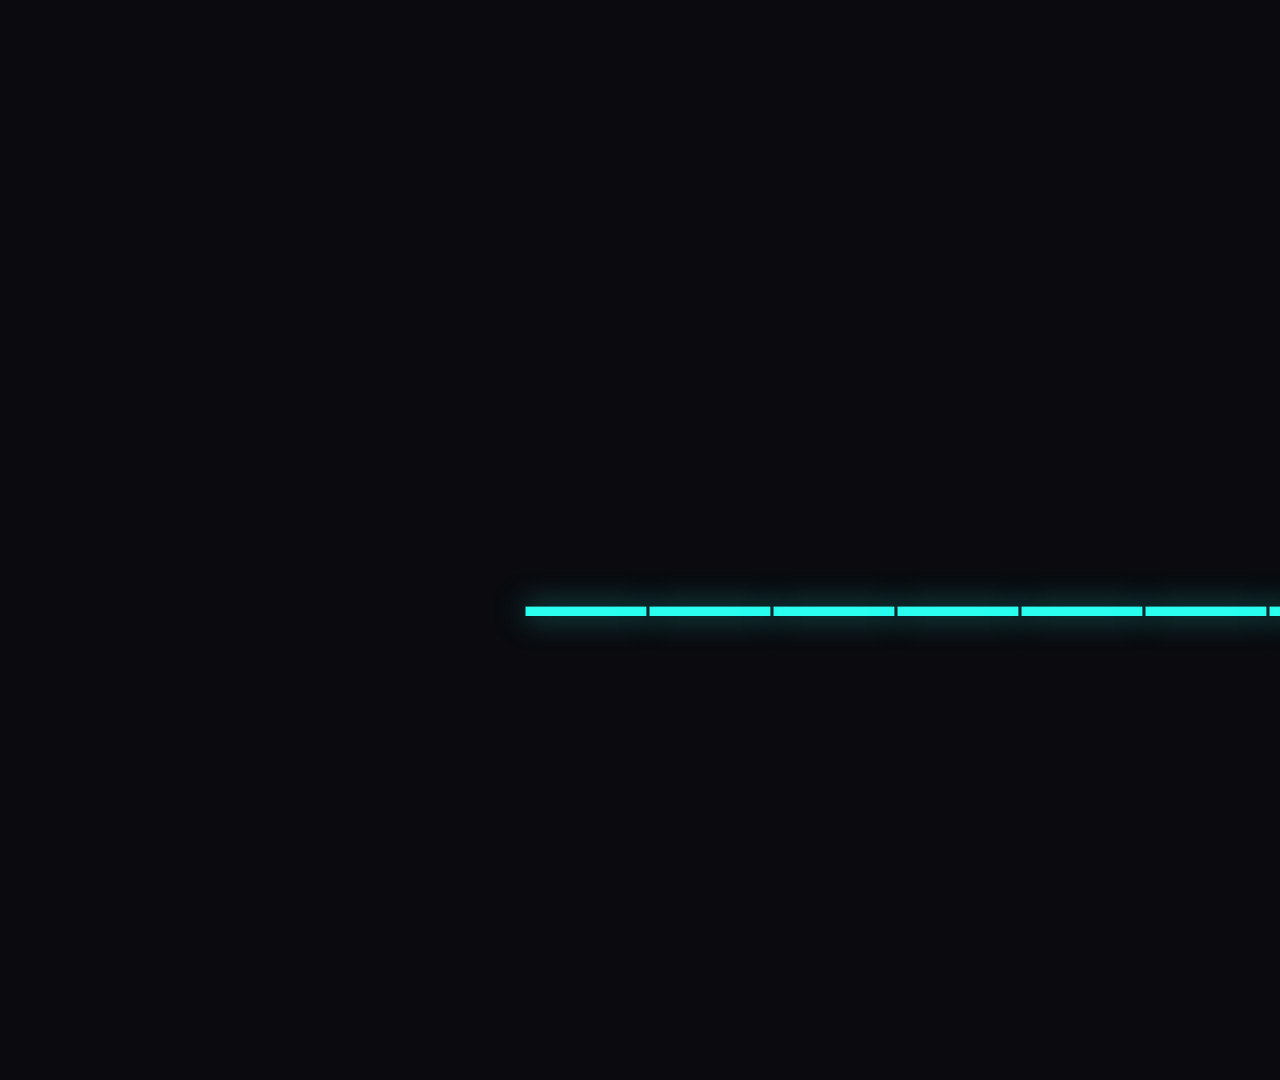
<file: .agents/skills/music-to-video/references/motion-primitives/binary-decrypt/index.html>
<!doctype html>
<html lang="en">
  <head>
    <meta charset="UTF-8" />
    <meta name="viewport" content="width=1920, height=1080" />
    <title>08 · binary_decrypt</title>
    <script src="../assets/gsap.min.js"></script>
    <style>
      :root {
        --hg-violet: #7c3aed;
        --hg-violet-2: #a855f7;
        --hg-cyan: #2afff0;
        --hg-bg: #0a0a0f;
        --hg-fg: #f5f5fa;
        --hg-dim: #6b6b78;
      }
      * {
        margin: 0;
        padding: 0;
        box-sizing: border-box;
      }
      html,
      body {
        margin: 0;
        width: 1920px;
        height: 1080px;
        overflow: hidden;
        background: var(--hg-bg);
        font-family: "Inter", system-ui, sans-serif;
        color: var(--hg-fg);
        -webkit-font-smoothing: antialiased;
      }
      #scene {
        position: absolute;
        inset: 0;
        width: 1920px;
        height: 1080px;
      }
      .stage {
        position: absolute;
        inset: 0;
        display: flex;
        align-items: center;
        justify-content: center;
      }
      .crypt {
        font-family: "JetBrains Mono", monospace;
        font-weight: 700;
        font-size: 200px;
        letter-spacing: 0.02em;
        color: var(--hg-cyan);
        text-shadow: 0 0 30px rgba(42, 255, 240, 0.5);
      }
      .crypt .char {
        display: inline-block;
        min-width: 1ch;
      }
    </style>
  </head>
  <body>
    <div
      id="root"
      data-composition-id="main"
      data-start="0"
      data-duration="2"
      data-width="1920"
      data-height="1080"
    >
      <div id="scene" class="clip" data-start="0" data-duration="2" data-track-index="1">
        <div class="stage">
          <div class="crypt">
            <span class="char" data-target="D">_</span><span class="char" data-target="E">_</span
            ><span class="char" data-target="C">_</span><span class="char" data-target="R">_</span
            ><span class="char" data-target="Y">_</span><span class="char" data-target="P">_</span
            ><span class="char" data-target="T">_</span>
          </div>
        </div>
      </div>
    </div>
    <script>
      window.__timelines = window.__timelines || {};
      const tl = gsap.timeline({ paused: true });

      const SCRAMBLE = "01█▓▒░▀▄■◆◇▪▫";
      function scrambleChar(charIdx, phase) {
        const tick = Math.floor(phase * 60);
        const i = (charIdx * 7 + tick * 13 + 3) % SCRAMBLE.length;
        return SCRAMBLE.charAt(i);
      }
      const cryptState = [{ p: 0 }, { p: 0 }, { p: 0 }, { p: 0 }, { p: 0 }, { p: 0 }, { p: 0 }];
      cryptState.forEach((state, idx) => {
        tl.to(
          state,
          {
            p: 1,
            duration: 0.85,
            delay: idx * 0.05,
            ease: "power2.out",
            onUpdate: function () {
              const spans = document.querySelectorAll(".crypt .char");
              const span = spans[idx];
              if (!span) return;
              const target = span.getAttribute("data-target");
              if (state.p >= 0.72) {
                span.textContent = target;
                span.style.color = "var(--hg-fg)";
                span.style.textShadow = "0 0 30px rgba(168, 85, 247, 0.8)";
              } else {
                span.textContent = scrambleChar(idx, state.p);
              }
            },
          },
          0.15,
        );
      });

      window.__timelines["main"] = tl;
    </script>
  </body>
</html>
</file>
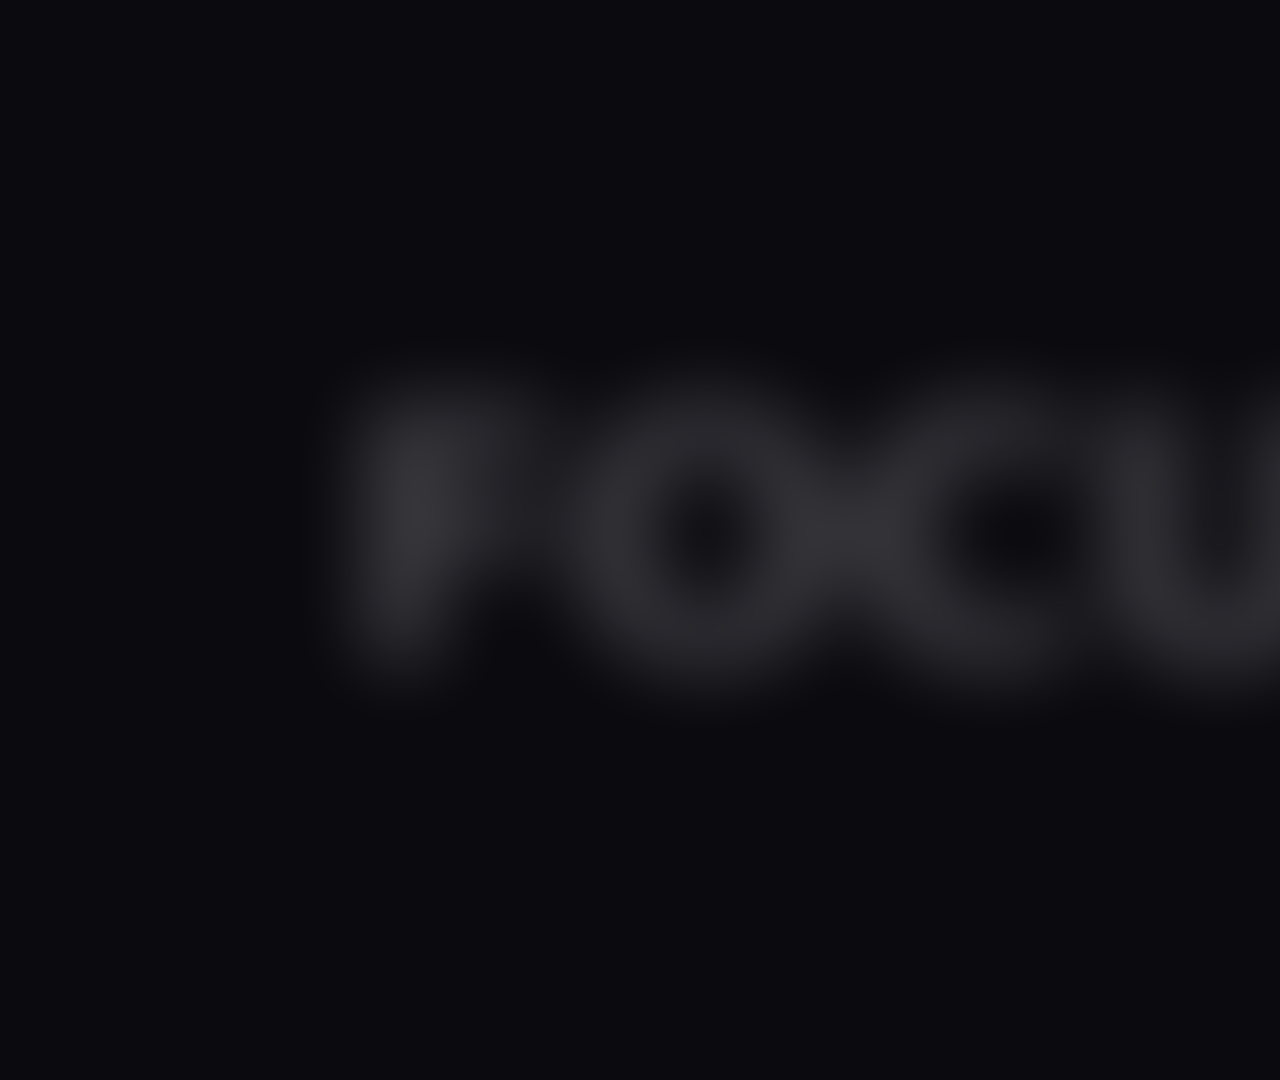
<file: .agents/skills/music-to-video/references/motion-primitives/blur-resolve/index.html>
<!doctype html>
<html lang="en">
  <head>
    <meta charset="UTF-8" />
    <meta name="viewport" content="width=1920, height=1080" />
    <title>blur_resolve</title>
    <script src="../assets/gsap.min.js"></script>
    <style>
      :root {
        --hg-violet: #7c3aed;
        --hg-violet-2: #a855f7;
        --hg-bg: #0a0a0f;
        --hg-fg: #f5f5fa;
        --hg-dim: #6b6b78;
      }
      * {
        margin: 0;
        padding: 0;
        box-sizing: border-box;
      }
      html,
      body {
        margin: 0;
        width: 1920px;
        height: 1080px;
        overflow: hidden;
        background: var(--hg-bg);
        font-family: "Inter", system-ui, sans-serif;
        color: var(--hg-fg);
        -webkit-font-smoothing: antialiased;
      }
      #scene {
        position: absolute;
        inset: 0;
        width: 1920px;
        height: 1080px;
      }
      .stage {
        position: absolute;
        inset: 0;
        display: flex;
        align-items: center;
        justify-content: center;
      }
      .hero {
        font-weight: 900;
        font-size: 320px;
        letter-spacing: -0.04em;
        line-height: 0.95;
        color: var(--hg-fg);
        white-space: nowrap;
        will-change: filter, transform, opacity;
      }
    </style>
  </head>
  <body>
    <div
      id="root"
      data-composition-id="main"
      data-start="0"
      data-duration="2"
      data-width="1920"
      data-height="1080"
    >
      <div id="scene" class="clip" data-start="0" data-duration="2" data-track-index="1">
        <div class="stage">
          <div class="hero" id="hero">FOCUS</div>
        </div>
      </div>
    </div>
    <script>
      window.__timelines = window.__timelines || {};
      const tl = gsap.timeline({ paused: true });

      // Resolve: heavy blur + scaled-up + dim settles into perfect crisp focus.
      tl.fromTo(
        "#hero",
        { filter: "blur(36px)", scale: 1.08, opacity: 0.25 },
        { filter: "blur(0px)", scale: 1, opacity: 1, duration: 0.7, ease: "power2.out" },
        0.05,
      );

      // Hold crisp through the middle (no keys needed — state persists to ~1.5).

      // Blur-out near the end: brief defocus + dim, a cut-away that loops seamlessly.
      tl.to(
        "#hero",
        { filter: "blur(24px)", opacity: 0.25, duration: 0.25, ease: "power2.in" },
        1.7,
      );

      window.__timelines["main"] = tl;
    </script>
  </body>
</html>
</file>
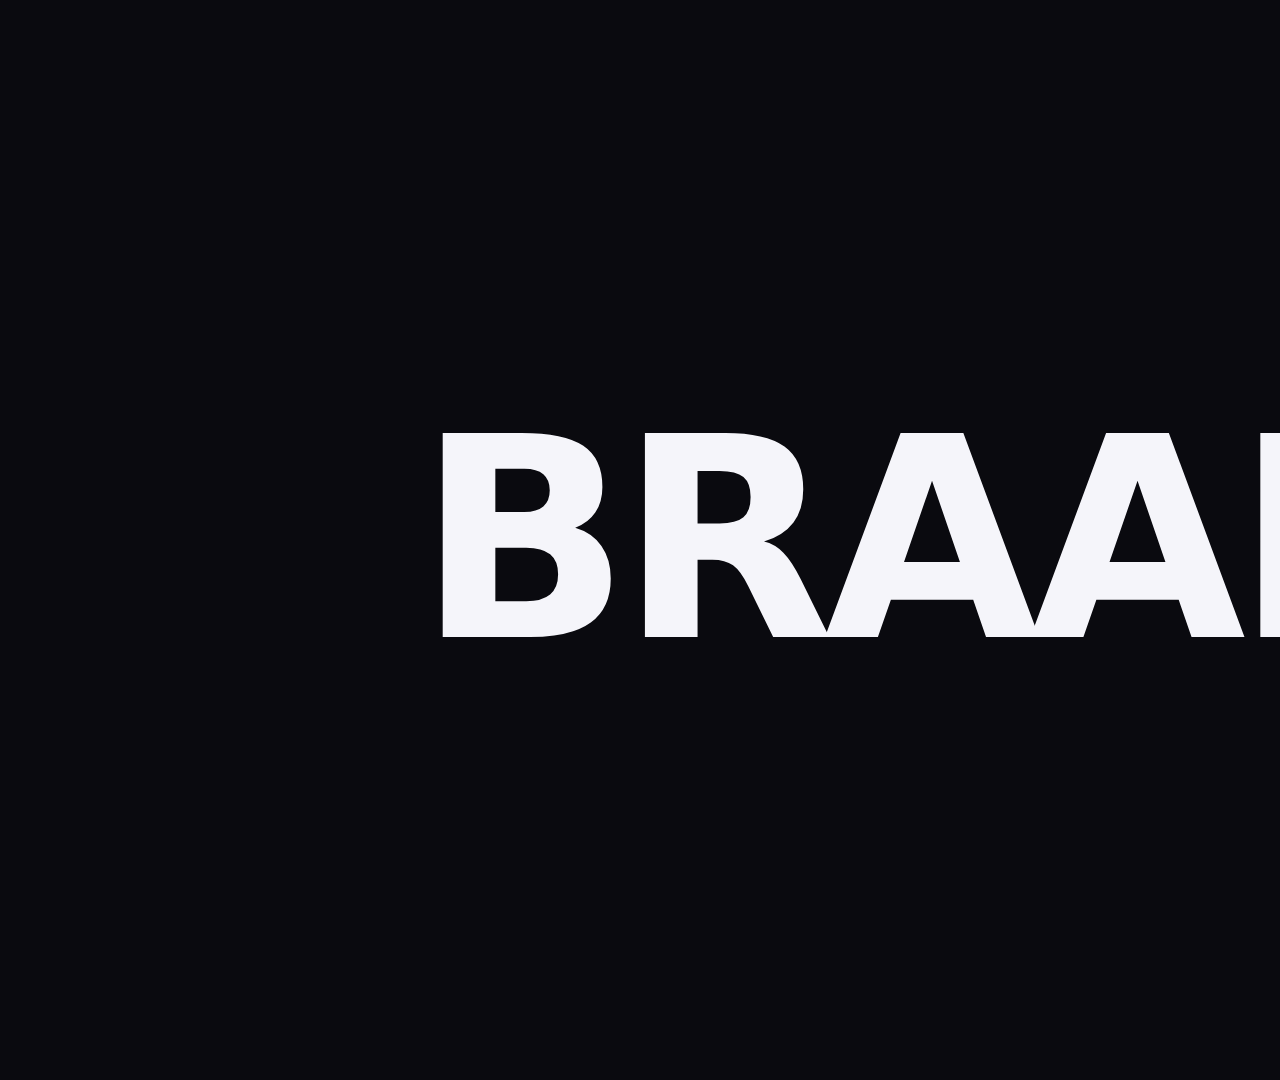
<file: .agents/skills/music-to-video/references/motion-primitives/braam-punch/index.html>
<!doctype html>
<html lang="en">
  <head>
    <meta charset="UTF-8" />
    <meta name="viewport" content="width=1920, height=1080" />
    <title>03 · braam_punch</title>
    <script src="../assets/gsap.min.js"></script>
    <style>
      :root {
        --hg-violet: #7c3aed;
        --hg-violet-2: #a855f7;
        --hg-bg: #0a0a0f;
        --hg-fg: #f5f5fa;
        --hg-dim: #6b6b78;
      }
      * {
        margin: 0;
        padding: 0;
        box-sizing: border-box;
      }
      html,
      body {
        margin: 0;
        width: 1920px;
        height: 1080px;
        overflow: hidden;
        background: var(--hg-bg);
        font-family: "Inter", system-ui, sans-serif;
        color: var(--hg-fg);
        -webkit-font-smoothing: antialiased;
      }
      #scene {
        position: absolute;
        inset: 0;
        width: 1920px;
        height: 1080px;
      }
      .stage {
        position: absolute;
        inset: 0;
        display: flex;
        align-items: center;
        justify-content: center;
      }
      .hero {
        font-weight: 900;
        font-size: 280px;
        letter-spacing: -0.04em;
        line-height: 0.95;
        color: var(--hg-fg);
        white-space: nowrap;
        will-change: transform, text-shadow;
      }
      .glow-ring {
        position: absolute;
        width: 900px;
        height: 900px;
        border-radius: 50%;
        background: radial-gradient(circle, rgba(124, 58, 237, 0.55) 0%, rgba(124, 58, 237, 0) 65%);
        filter: blur(20px);
        will-change: transform, opacity;
        opacity: 0;
      }
      .flash {
        position: absolute;
        inset: 0;
        background: #fff;
        opacity: 0;
        pointer-events: none;
        will-change: opacity;
      }
    </style>
  </head>
  <body>
    <div
      id="root"
      data-composition-id="main"
      data-start="0"
      data-duration="2"
      data-width="1920"
      data-height="1080"
    >
      <div id="scene" class="clip" data-start="0" data-duration="2" data-track-index="1">
        <div class="stage">
          <div class="glow-ring"></div>
          <div class="hero" id="hero">BRAAM</div>
        </div>
        <div class="flash"></div>
      </div>
    </div>
    <script>
      window.__timelines = window.__timelines || {};
      const tl = gsap.timeline({ paused: true });

      tl.set("#hero", { scale: 0.92, opacity: 0 }, 0);
      tl.set(".glow-ring", { scale: 0.6, opacity: 0 }, 0);
      tl.to("#hero", { opacity: 1, duration: 0.18, ease: "power2.out" }, 0.05);
      tl.to(".glow-ring", { scale: 1.2, opacity: 1, duration: 0.45, ease: "power3.out" }, 0.05);
      tl.to(
        "#hero",
        {
          scale: 1.18,
          textShadow: "0 0 60px rgba(168,85,247,0.9)",
          duration: 0.12,
          ease: "power4.out",
        },
        0.25,
      );
      tl.to(
        "#hero",
        {
          scale: 1.0,
          textShadow: "0 0 0px rgba(168,85,247,0)",
          duration: 0.7,
          ease: "elastic.out(1, 0.5)",
        },
        0.37,
      );
      tl.fromTo(
        ".flash",
        { opacity: 0 },
        { opacity: 0.85, duration: 0.06, ease: "power4.out" },
        0.25,
      );
      tl.to(".flash", { opacity: 0, duration: 0.35, ease: "power3.in" }, 0.31);
      tl.to(
        ".glow-ring",
        { scale: 1.45, opacity: 0.4, duration: 1.0, ease: "power2.out", overwrite: "auto" },
        0.55,
      );

      window.__timelines["main"] = tl;
    </script>
  </body>
</html>
</file>
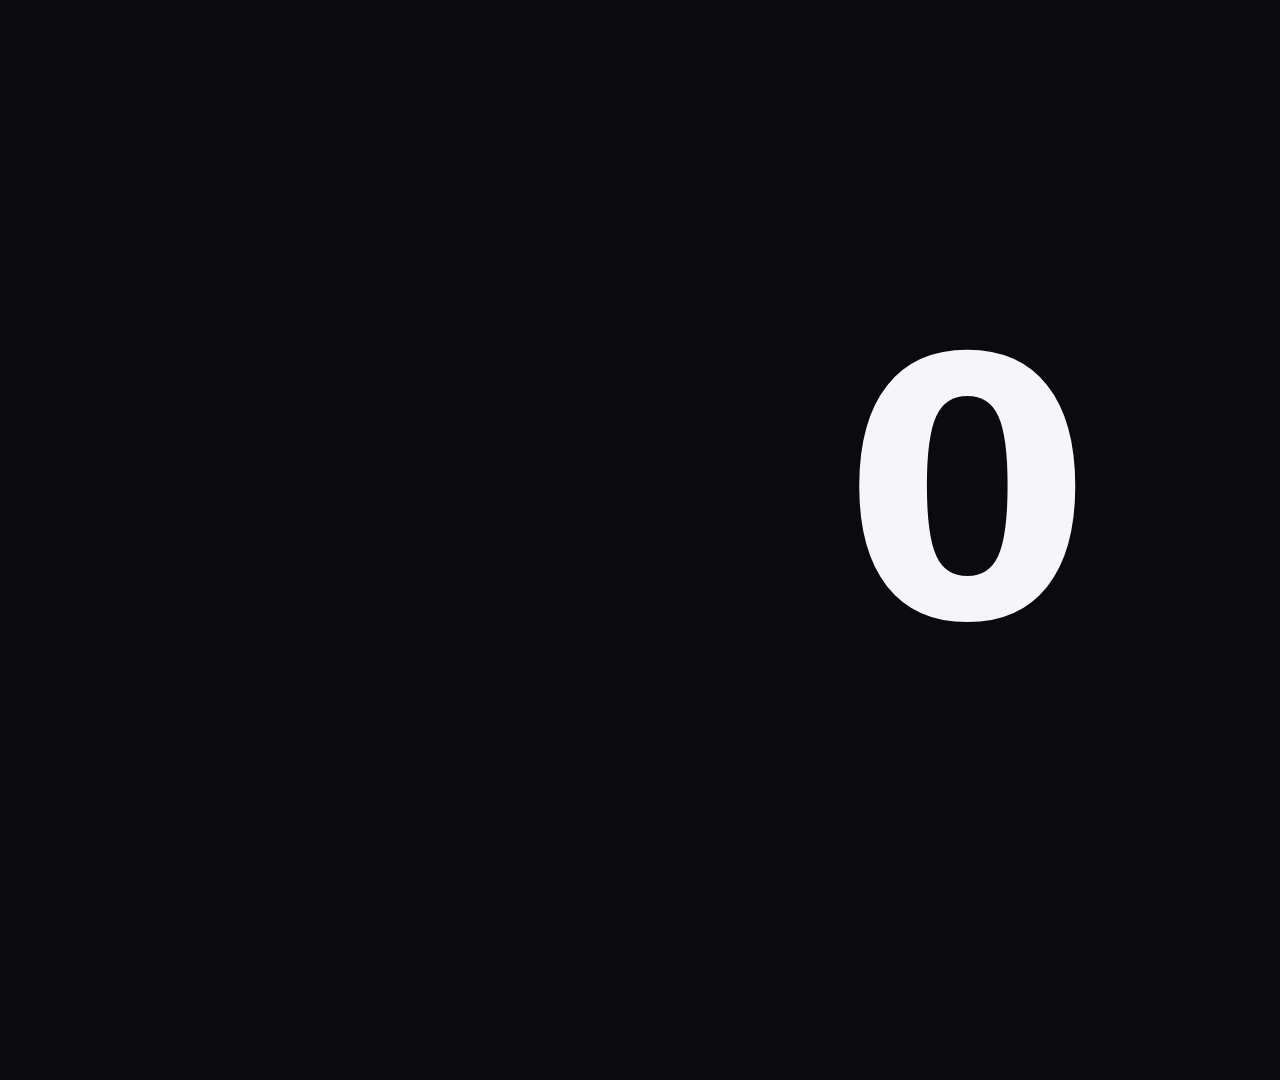
<file: .agents/skills/music-to-video/references/motion-primitives/counting-punch/index.html>
<!doctype html>
<html lang="en">
  <head>
    <meta charset="UTF-8" />
    <meta name="viewport" content="width=1920, height=1080" />
    <title>22 · counting_punch</title>
    <script src="../assets/gsap.min.js"></script>
    <style>
      :root {
        --hg-violet: #7c3aed;
        --hg-violet-2: #a855f7;
        --hg-cyan: #2afff0;
        --hg-bg: #0a0a0f;
        --hg-fg: #f5f5fa;
        --hg-dim: #6b6b78;
      }
      * {
        margin: 0;
        padding: 0;
        box-sizing: border-box;
      }
      html,
      body {
        margin: 0;
        width: 1920px;
        height: 1080px;
        overflow: hidden;
        background: var(--hg-bg);
        font-family: "Inter", system-ui, sans-serif;
        color: var(--hg-fg);
        -webkit-font-smoothing: antialiased;
      }
      #scene {
        position: absolute;
        inset: 0;
        width: 1920px;
        height: 1080px;
      }
      .stage {
        position: absolute;
        inset: 0;
        display: flex;
        flex-direction: column;
        align-items: center;
        justify-content: center;
        gap: 30px;
      }
      .counter {
        font-weight: 900;
        font-size: 360px;
        letter-spacing: -0.04em;
        font-variant-numeric: tabular-nums;
        color: var(--hg-fg);
        will-change: transform, text-shadow;
        line-height: 1;
      }
      .caption {
        font-family: "JetBrains Mono", monospace;
        font-size: 28px;
        color: var(--hg-dim);
        letter-spacing: 0.3em;
        text-transform: uppercase;
        opacity: 0;
      }
      .underline {
        height: 4px;
        background: var(--hg-violet-2);
        width: 0;
        box-shadow: 0 0 20px var(--hg-violet);
      }
    </style>
  </head>
  <body>
    <div
      id="root"
      data-composition-id="main"
      data-start="0"
      data-duration="2"
      data-width="1920"
      data-height="1080"
    >
      <div id="scene" class="clip" data-start="0" data-duration="2" data-track-index="1">
        <div class="stage">
          <div class="counter" id="counter">0</div>
          <div class="underline" id="underline"></div>
          <div class="caption" id="caption">USERS THIS WEEK</div>
        </div>
      </div>
    </div>
    <script>
      window.__timelines = window.__timelines || {};
      const tl = gsap.timeline({ paused: true });

      const TARGET = 12847;
      const counter = { v: 0 };
      let lastShown = 0;

      function format(n) {
        return Math.floor(n).toLocaleString("en-US");
      }

      tl.to(
        counter,
        {
          v: TARGET,
          duration: 1.15,
          ease: "expo.out",
          onUpdate: function () {
            const el = document.getElementById("counter");
            if (!el) return;
            const cur = Math.floor(counter.v);
            if (cur !== lastShown) {
              el.textContent = format(cur);
              // tiny scale tick on each digit change
              el.style.transform = "scale(1.045)";
              el.style.textShadow = "0 0 40px rgba(168, 85, 247, 0.6)";
              // browser will paint, then this resets via the next onUpdate
            }
            lastShown = cur;
          },
        },
        0.15,
      );

      // Big settle punch at landing
      tl.to(
        "#counter",
        {
          scale: 1.12,
          textShadow: "0 0 80px rgba(168, 85, 247, 0.9)",
          duration: 0.1,
          ease: "power4.out",
        },
        1.3,
      );
      tl.to(
        "#counter",
        {
          scale: 1.0,
          textShadow: "0 0 20px rgba(168, 85, 247, 0.4)",
          duration: 0.6,
          ease: "elastic.out(1, 0.55)",
        },
        1.4,
      );

      // Underline draws
      tl.to("#underline", { width: 420, duration: 0.6, ease: "expo.out" }, 1.35);
      tl.to("#caption", { opacity: 1, duration: 0.5, ease: "power2.out" }, 1.55);

      window.__timelines["main"] = tl;
    </script>
  </body>
</html>
</file>
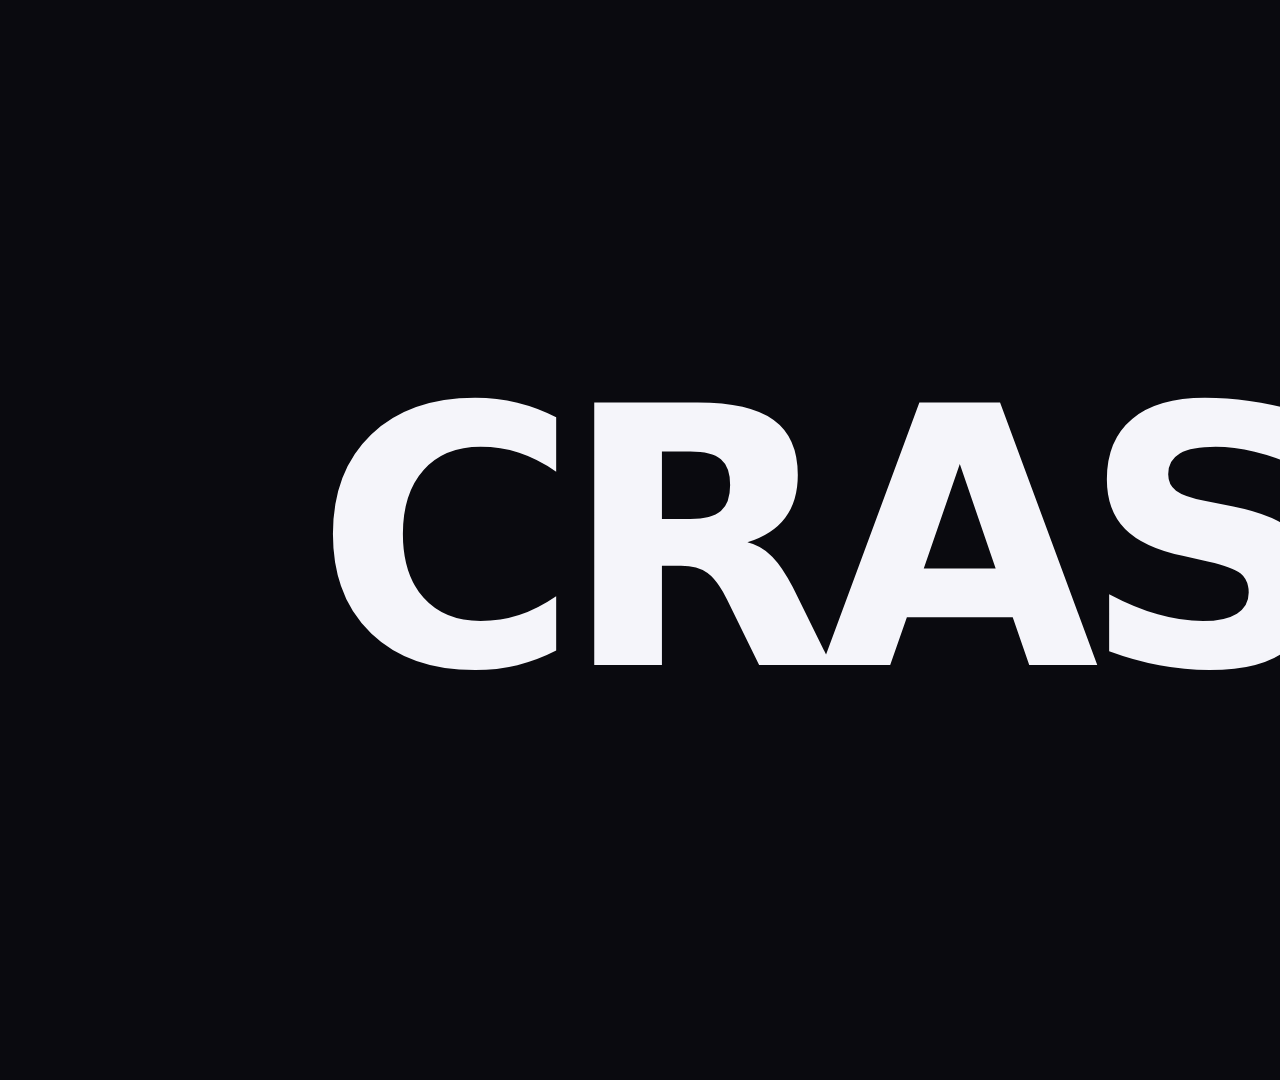
<file: .agents/skills/music-to-video/references/motion-primitives/crash-zoom-in/index.html>
<!doctype html>
<html lang="en">
  <head>
    <meta charset="UTF-8" />
    <meta name="viewport" content="width=1920, height=1080" />
    <title>19 · crash_zoom_in</title>
    <script src="../assets/gsap.min.js"></script>
    <style>
      :root {
        --hg-violet: #7c3aed;
        --hg-violet-2: #a855f7;
        --hg-bg: #0a0a0f;
        --hg-fg: #f5f5fa;
        --hg-dim: #6b6b78;
      }
      * {
        margin: 0;
        padding: 0;
        box-sizing: border-box;
      }
      html,
      body {
        margin: 0;
        width: 1920px;
        height: 1080px;
        overflow: hidden;
        background: var(--hg-bg);
        font-family: "Inter", system-ui, sans-serif;
        color: var(--hg-fg);
        -webkit-font-smoothing: antialiased;
      }
      #scene {
        position: absolute;
        inset: 0;
        width: 1920px;
        height: 1080px;
      }
      .zoom-stage {
        position: absolute;
        inset: 0;
        display: flex;
        align-items: center;
        justify-content: center;
        will-change: transform;
      }
      .radial-bg {
        position: absolute;
        inset: 0;
        background: radial-gradient(
          circle at center,
          rgba(168, 85, 247, 0.18) 0%,
          transparent 35%,
          rgba(0, 0, 0, 0.6) 80%
        );
        opacity: 0;
        will-change: opacity, transform;
      }
      .speed-lines {
        position: absolute;
        inset: 0;
        background: repeating-radial-gradient(
          circle at 50% 50%,
          transparent 0px,
          transparent 6px,
          rgba(255, 255, 255, 0.08) 7px,
          transparent 8px
        );
        opacity: 0;
        will-change: opacity;
        mix-blend-mode: screen;
      }
      .hero {
        font-weight: 900;
        font-size: 360px;
        letter-spacing: -0.05em;
        color: var(--hg-fg);
        white-space: nowrap;
        will-change: transform, filter;
      }
    </style>
  </head>
  <body>
    <div
      id="root"
      data-composition-id="main"
      data-start="0"
      data-duration="2"
      data-width="1920"
      data-height="1080"
    >
      <div id="scene" class="clip" data-start="0" data-duration="2" data-track-index="1">
        <div class="radial-bg"></div>
        <div class="speed-lines"></div>
        <div class="zoom-stage"><div class="hero">CRASH</div></div>
      </div>
    </div>
    <script>
      window.__timelines = window.__timelines || {};
      const tl = gsap.timeline({ paused: true });

      // Hold black for tension
      tl.set(".hero", { scale: 0.03, filter: "blur(20px)", opacity: 0 }, 0);

      const CRASH = 0.45;

      // The crash itself
      tl.to(
        ".hero",
        { scale: 1.0, filter: "blur(0px)", opacity: 1, duration: 0.32, ease: "expo.in" },
        CRASH,
      );

      // Background swoosh in same window
      tl.fromTo(
        ".radial-bg",
        { opacity: 0, scale: 0.4 },
        { opacity: 1, scale: 1, duration: 0.32, ease: "expo.in" },
        CRASH,
      );
      tl.fromTo(
        ".speed-lines",
        { opacity: 0, scale: 0.2 },
        { opacity: 1, scale: 1.4, duration: 0.32, ease: "expo.in" },
        CRASH,
      );

      // Landing settle
      const LAND = CRASH + 0.32;
      tl.to(".hero", { scale: 0.96, duration: 0.08, ease: "power3.out" }, LAND);
      tl.to(".hero", { scale: 1.0, duration: 0.5, ease: "elastic.out(1, 0.55)" }, LAND + 0.08);

      // Quick landing shake
      const sh = [9, -7, 5, -4, 2, -1];
      sh.forEach((amp, i) => {
        tl.to(
          ".zoom-stage",
          { x: amp, y: amp * 0.5 * (i % 2 ? -1 : 1), duration: 0.03, ease: "steps(1)" },
          LAND + i * 0.03,
        );
      });
      tl.to(
        ".zoom-stage",
        { x: 0, y: 0, duration: 0.1, ease: "power2.out" },
        LAND + sh.length * 0.03,
      );

      // Speed lines fade
      tl.to(".speed-lines", { opacity: 0, duration: 0.4, ease: "power2.out" }, LAND + 0.05);
      // Radial settles
      tl.to(".radial-bg", { opacity: 0.5, duration: 0.5, ease: "power2.out" }, LAND);

      window.__timelines["main"] = tl;
    </script>
  </body>
</html>
</file>
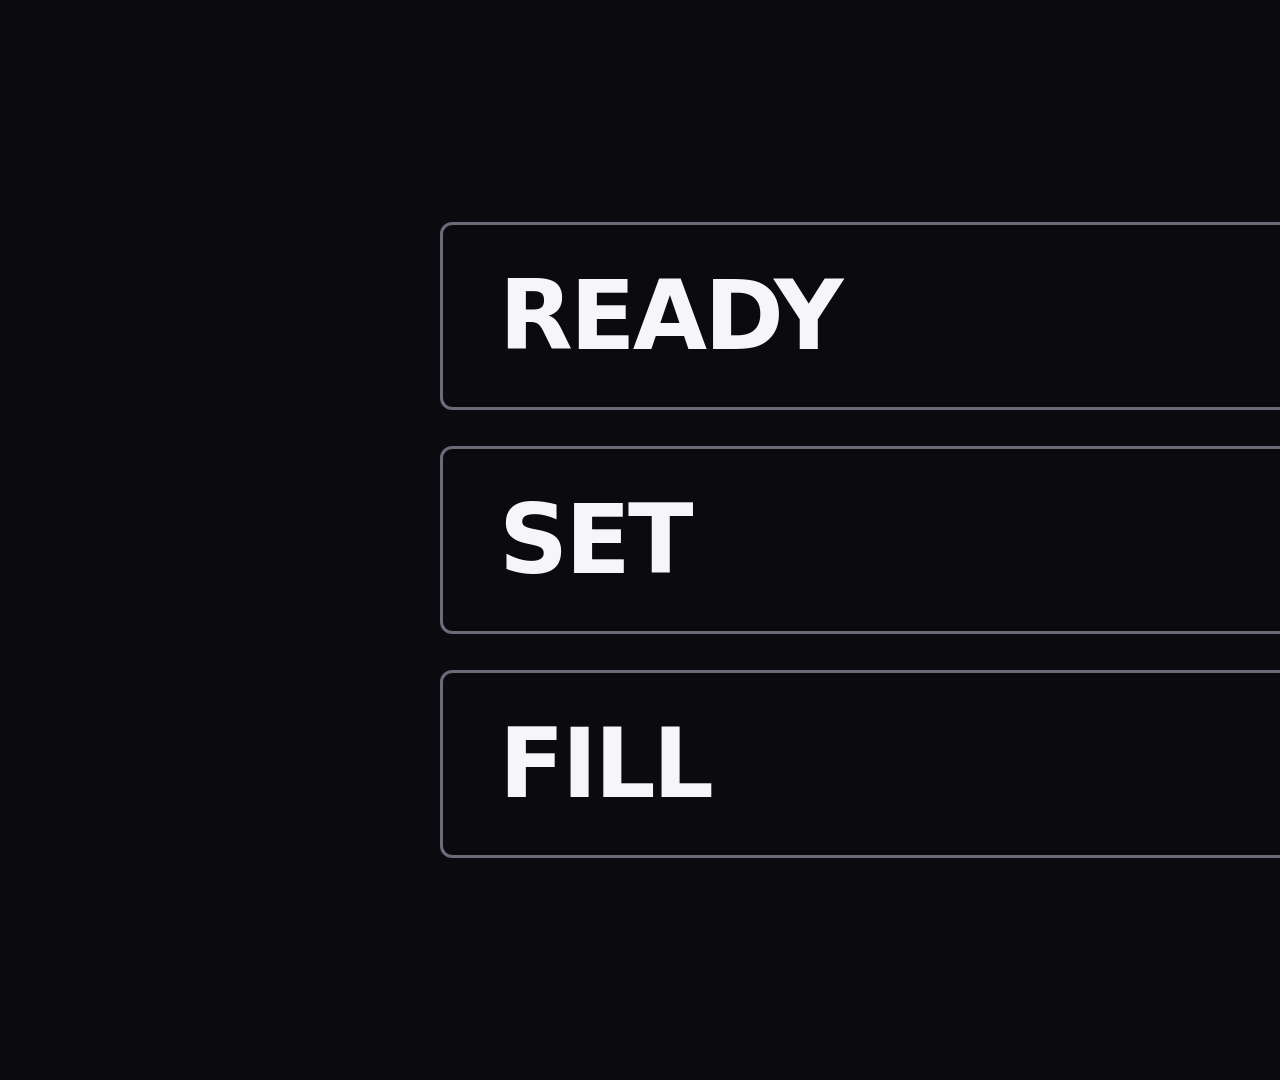
<file: .agents/skills/music-to-video/references/motion-primitives/directional-fill/index.html>
<!doctype html>
<html lang="en">
  <head>
    <meta charset="UTF-8" />
    <meta name="viewport" content="width=1920, height=1080" />
    <title>directional_fill</title>
    <script src="../assets/gsap.min.js"></script>
    <style>
      :root {
        --hg-violet: #7c3aed;
        --hg-violet-2: #a855f7;
        --hg-bg: #0a0a0f;
        --hg-fg: #f5f5fa;
        --hg-dim: #6b6b78;
      }
      * {
        margin: 0;
        padding: 0;
        box-sizing: border-box;
      }
      html,
      body {
        margin: 0;
        width: 1920px;
        height: 1080px;
        overflow: hidden;
        background: var(--hg-bg);
        font-family: "Inter", system-ui, sans-serif;
        color: var(--hg-fg);
        -webkit-font-smoothing: antialiased;
      }
      #scene {
        position: absolute;
        inset: 0;
        width: 1920px;
        height: 1080px;
      }
      .stage {
        position: absolute;
        inset: 0;
        display: flex;
        flex-direction: column;
        align-items: center;
        justify-content: center;
        gap: 36px;
      }
      .bar {
        position: relative;
        width: 1040px;
        height: 188px;
        border: 3px solid var(--hg-dim);
        border-radius: 12px;
        overflow: hidden;
        display: flex;
        align-items: center;
        padding: 0 56px;
      }
      .fill {
        position: absolute;
        inset: 0;
        transform: scaleX(0);
        will-change: transform;
      }
      .fill.a {
        background: var(--hg-violet);
        transform-origin: left center;
      }
      .fill.b {
        background: var(--hg-violet-2);
        transform-origin: right center;
      }
      .fill.c {
        background: #2afff0;
        transform-origin: left center;
      }
      .label {
        position: relative;
        z-index: 1;
        font-weight: 900;
        font-size: 96px;
        letter-spacing: -0.03em;
        line-height: 1;
        color: var(--hg-fg);
        will-change: color;
      }
    </style>
  </head>
  <body>
    <div
      id="root"
      data-composition-id="main"
      data-start="0"
      data-duration="1.8"
      data-width="1920"
      data-height="1080"
    >
      <div id="scene" class="clip" data-start="0" data-duration="1.8" data-track-index="1">
        <div class="stage">
          <div class="bar">
            <div class="fill a"></div>
            <span class="label" id="l1">READY</span>
          </div>
          <div class="bar">
            <div class="fill b"></div>
            <span class="label" id="l2">SET</span>
          </div>
          <div class="bar">
            <div class="fill c"></div>
            <span class="label" id="l3">FILL</span>
          </div>
        </div>
      </div>
    </div>
    <script>
      window.__timelines = window.__timelines || {};
      const tl = gsap.timeline({ paused: true });

      // Bar 1 — sweeps left -> right, landing on the beat at ~0.55s.
      tl.to(".fill.a", { scaleX: 1, duration: 0.35, ease: "power2.out" }, 0.2);
      tl.set("#l1", { color: "var(--hg-bg)" }, 0.55);

      // Bar 2 — sweeps right -> left, landing at ~0.85s.
      tl.to(".fill.b", { scaleX: 1, duration: 0.35, ease: "power2.out" }, 0.5);
      tl.set("#l2", { color: "var(--hg-bg)" }, 0.85);

      // Bar 3 — sweeps left -> right, landing at ~1.15s.
      tl.to(".fill.c", { scaleX: 1, duration: 0.35, ease: "power2.out" }, 0.8);
      tl.set("#l3", { color: "var(--hg-bg)" }, 1.15);

      window.__timelines["main"] = tl;
    </script>
  </body>
</html>
</file>
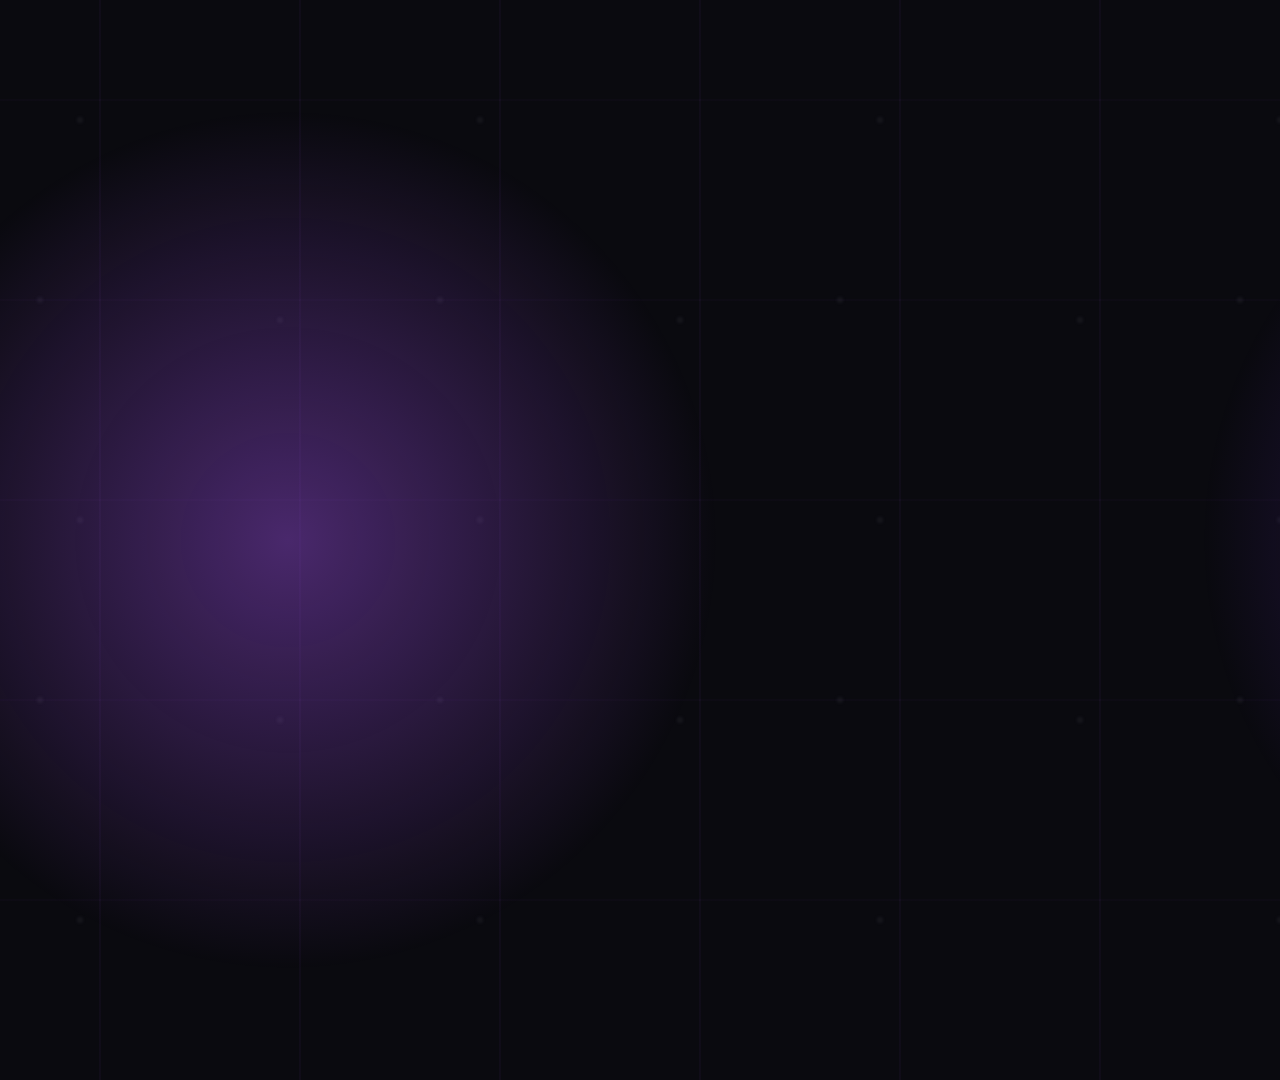
<file: .agents/skills/music-to-video/references/motion-primitives/dolly-zoom/index.html>
<!doctype html>
<html lang="en">
  <head>
    <meta charset="UTF-8" />
    <meta name="viewport" content="width=1920, height=1080" />
    <title>09 · dolly_zoom</title>
    <script src="../assets/gsap.min.js"></script>
    <style>
      :root {
        --hg-violet: #7c3aed;
        --hg-violet-2: #a855f7;
        --hg-bg: #0a0a0f;
        --hg-fg: #f5f5fa;
        --hg-dim: #6b6b78;
      }
      * {
        margin: 0;
        padding: 0;
        box-sizing: border-box;
      }
      html,
      body {
        margin: 0;
        width: 1920px;
        height: 1080px;
        overflow: hidden;
        background: var(--hg-bg);
        font-family: "Inter", system-ui, sans-serif;
        color: var(--hg-fg);
        -webkit-font-smoothing: antialiased;
      }
      #scene {
        position: absolute;
        inset: 0;
        width: 1920px;
        height: 1080px;
      }
      .stage {
        position: absolute;
        inset: 0;
        display: flex;
        align-items: center;
        justify-content: center;
      }
      .layers {
        position: absolute;
        inset: 0;
        overflow: hidden;
      }
      .bg-far,
      .bg-mid,
      .bg-near {
        position: absolute;
        inset: 0;
        will-change: transform, filter;
      }
      .bg-far {
        background:
          radial-gradient(2px 2px at 20% 30%, var(--hg-dim) 50%, transparent 51%),
          radial-gradient(2px 2px at 70% 80%, var(--hg-dim) 50%, transparent 51%),
          radial-gradient(1px 1px at 45% 60%, var(--hg-dim) 50%, transparent 51%),
          radial-gradient(1px 1px at 85% 25%, var(--hg-dim) 50%, transparent 51%),
          radial-gradient(2px 2px at 10% 75%, var(--hg-dim) 50%, transparent 51%),
          radial-gradient(1px 1px at 60% 15%, var(--hg-dim) 50%, transparent 51%);
        background-size: 400px 400px;
        filter: blur(2px);
      }
      .bg-mid {
        background:
          linear-gradient(90deg, transparent 49.7%, rgba(168, 85, 247, 0.25) 50%, transparent 50.3%)
            0 0 / 200px 200px,
          linear-gradient(
              180deg,
              transparent 49.7%,
              rgba(168, 85, 247, 0.15) 50%,
              transparent 50.3%
            )
            0 0 / 200px 200px;
      }
      .bg-near {
        background:
          radial-gradient(circle at 15% 50%, rgba(168, 85, 247, 0.4) 0%, transparent 25%),
          radial-gradient(circle at 85% 50%, rgba(124, 58, 237, 0.4) 0%, transparent 25%);
      }
      .subject {
        position: relative;
        z-index: 5;
        font-family: "Playfair Display", serif;
        font-style: italic;
        font-weight: 900;
        font-size: 180px;
        letter-spacing: -0.02em;
      }
    </style>
  </head>
  <body>
    <div
      id="root"
      data-composition-id="main"
      data-start="0"
      data-duration="2"
      data-width="1920"
      data-height="1080"
    >
      <div id="scene" class="clip" data-start="0" data-duration="2" data-track-index="1">
        <div class="layers">
          <div class="bg-far"></div>
          <div class="bg-mid"></div>
          <div class="bg-near"></div>
        </div>
        <div class="stage"><div class="subject">subject.</div></div>
      </div>
    </div>
    <script>
      window.__timelines = window.__timelines || {};
      const tl = gsap.timeline({ paused: true });

      tl.fromTo(
        ".bg-far",
        { scale: 1, filter: "blur(2px)" },
        { scale: 1.6, filter: "blur(4px)", duration: 1.8, ease: "power2.inOut" },
        0.1,
      );
      tl.fromTo(".bg-mid", { scale: 1 }, { scale: 1.4, duration: 1.8, ease: "power2.inOut" }, 0.1);
      tl.fromTo(".bg-near", { scale: 1 }, { scale: 1.2, duration: 1.8, ease: "power2.inOut" }, 0.1);
      tl.fromTo(
        ".subject",
        { opacity: 0, scale: 1.1 },
        { opacity: 1, scale: 1, duration: 0.6, ease: "power3.out" },
        0.15,
      );
      tl.to(".layers", { skewY: -0.5, duration: 1.8, ease: "power2.inOut" }, 0.1);

      window.__timelines["main"] = tl;
    </script>
  </body>
</html>
</file>
